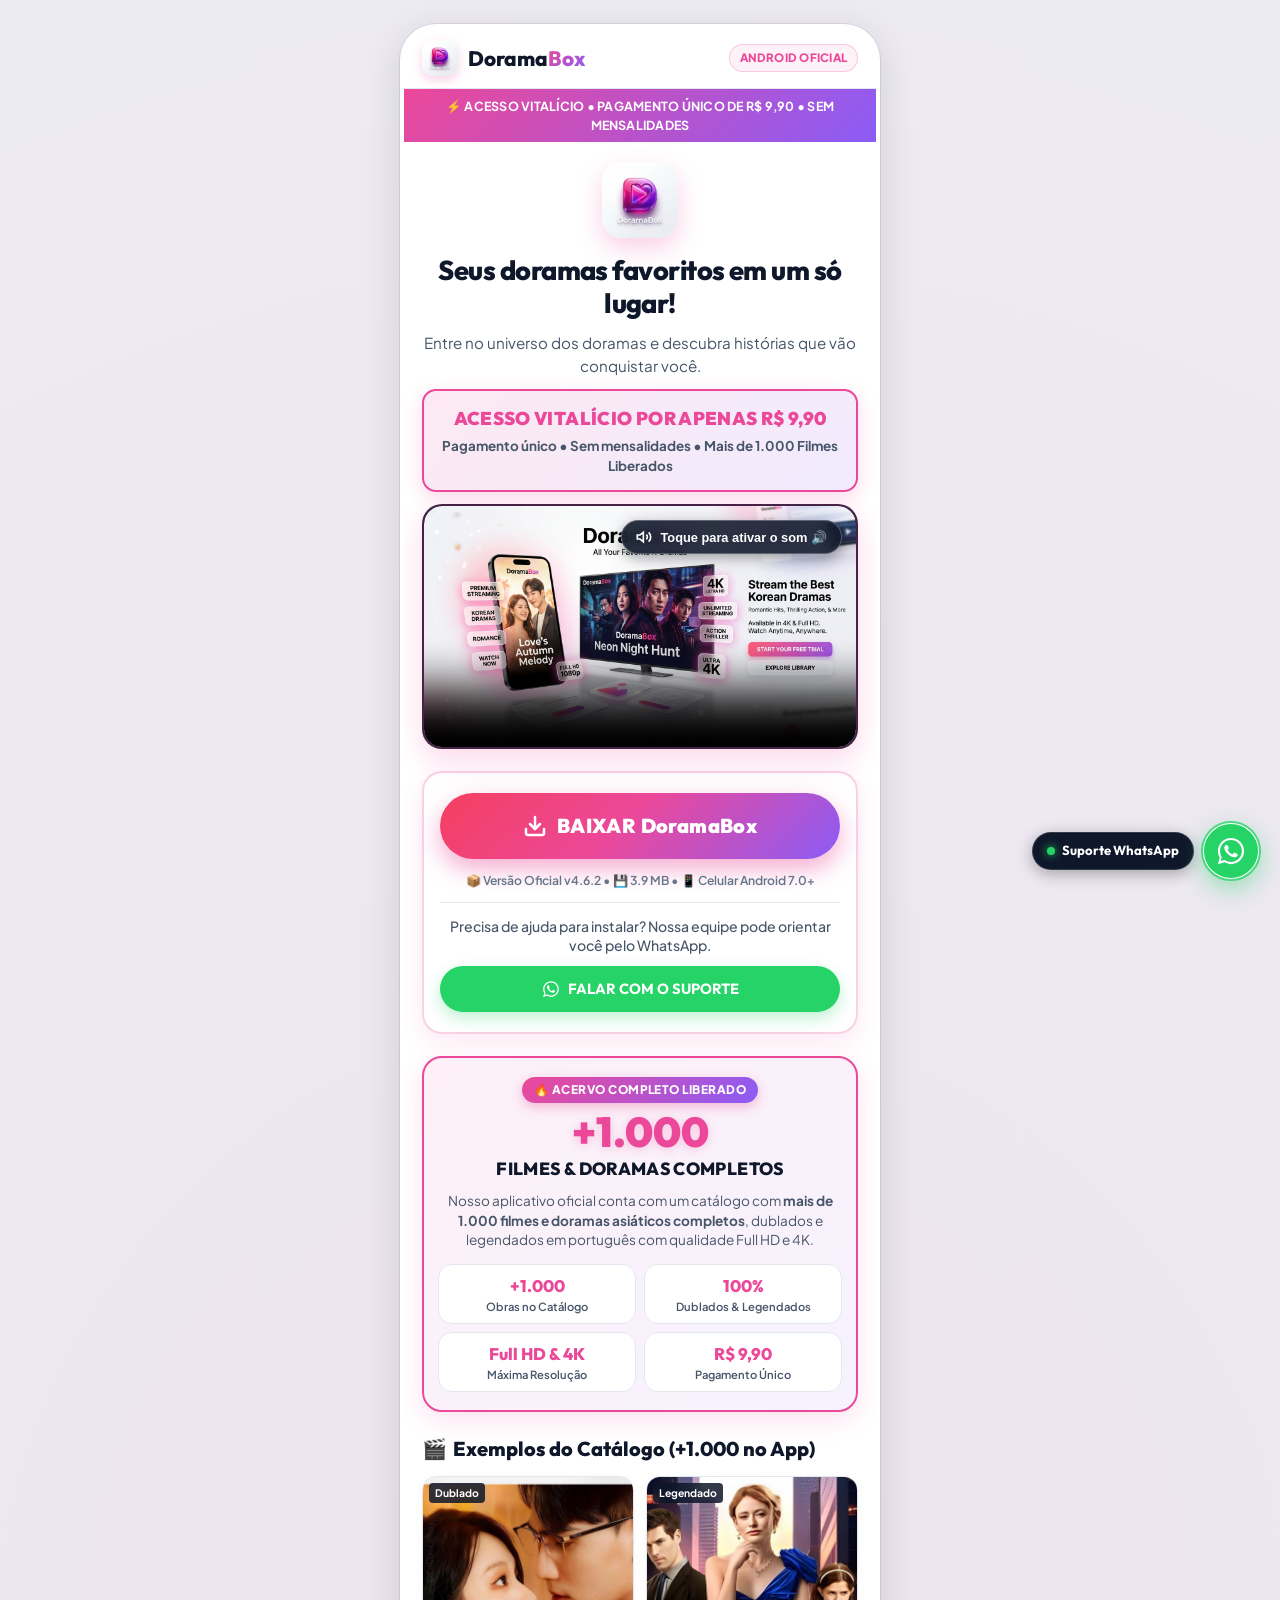
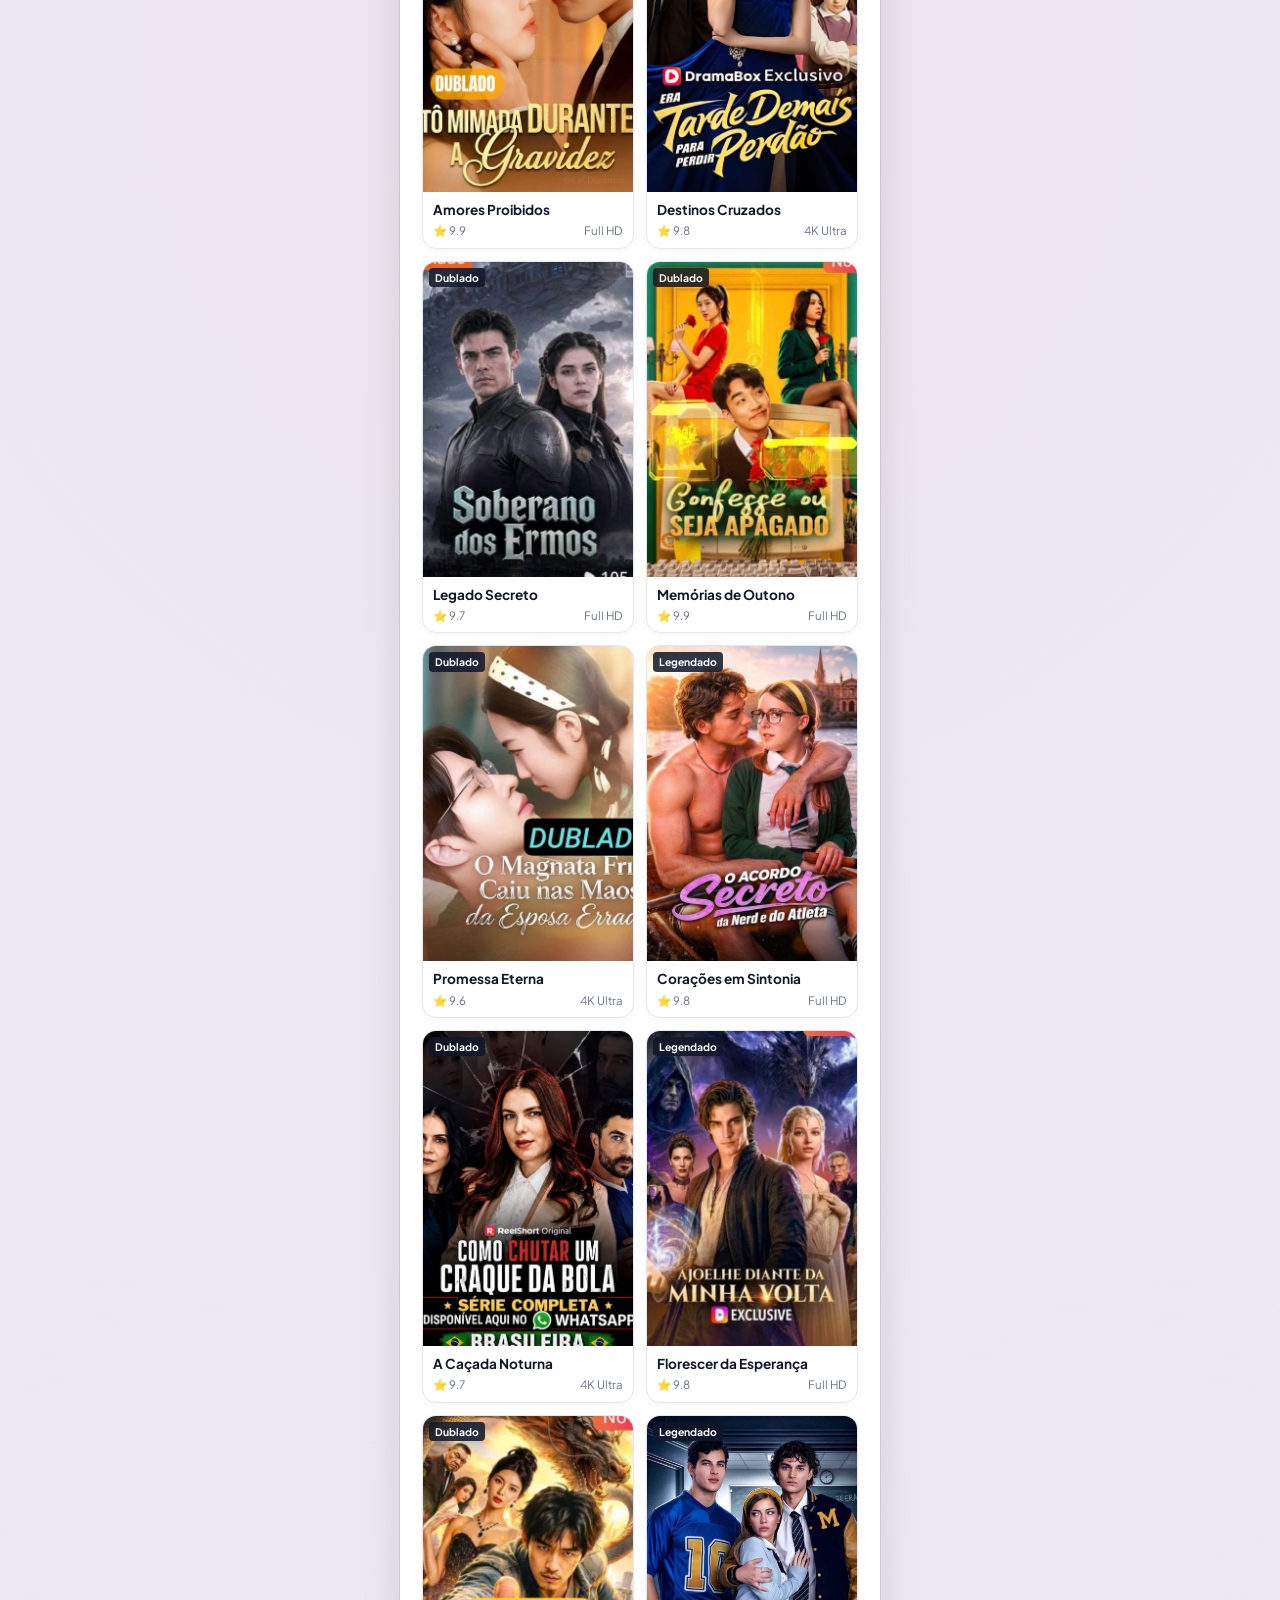
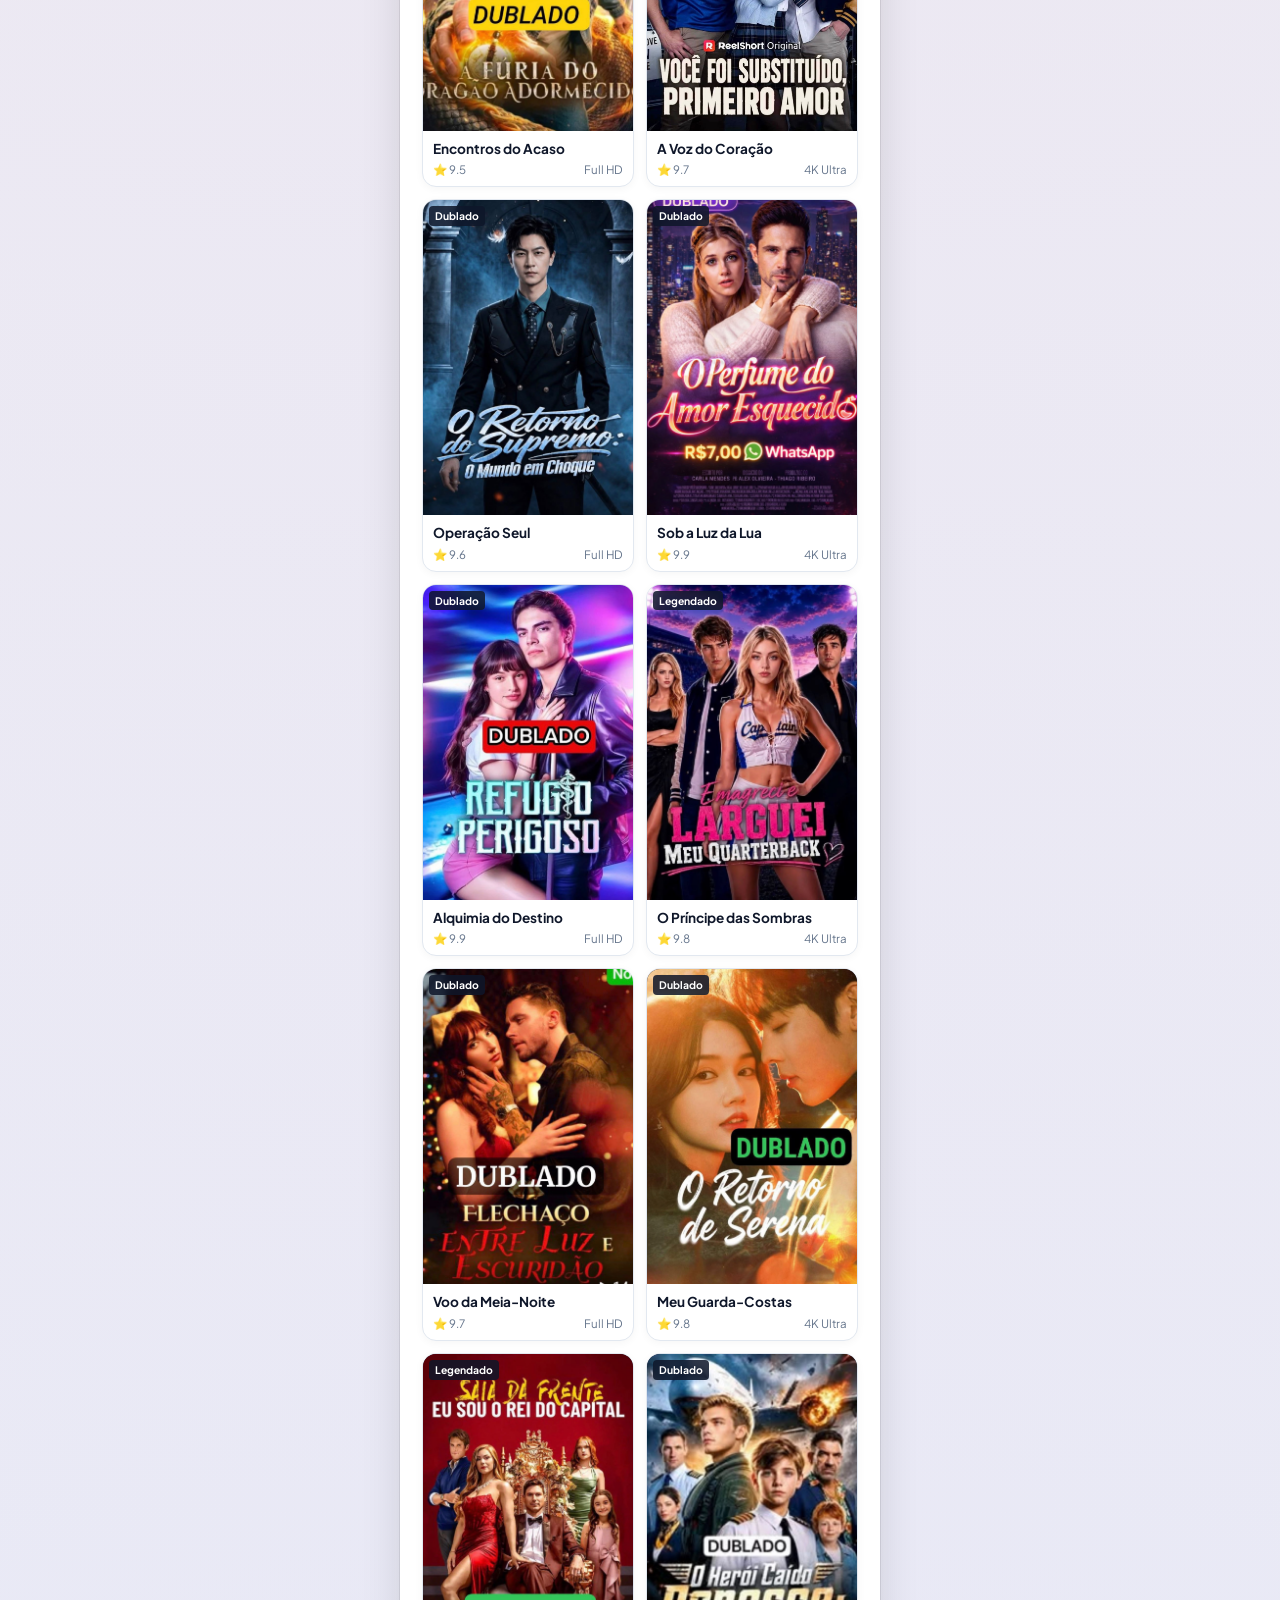
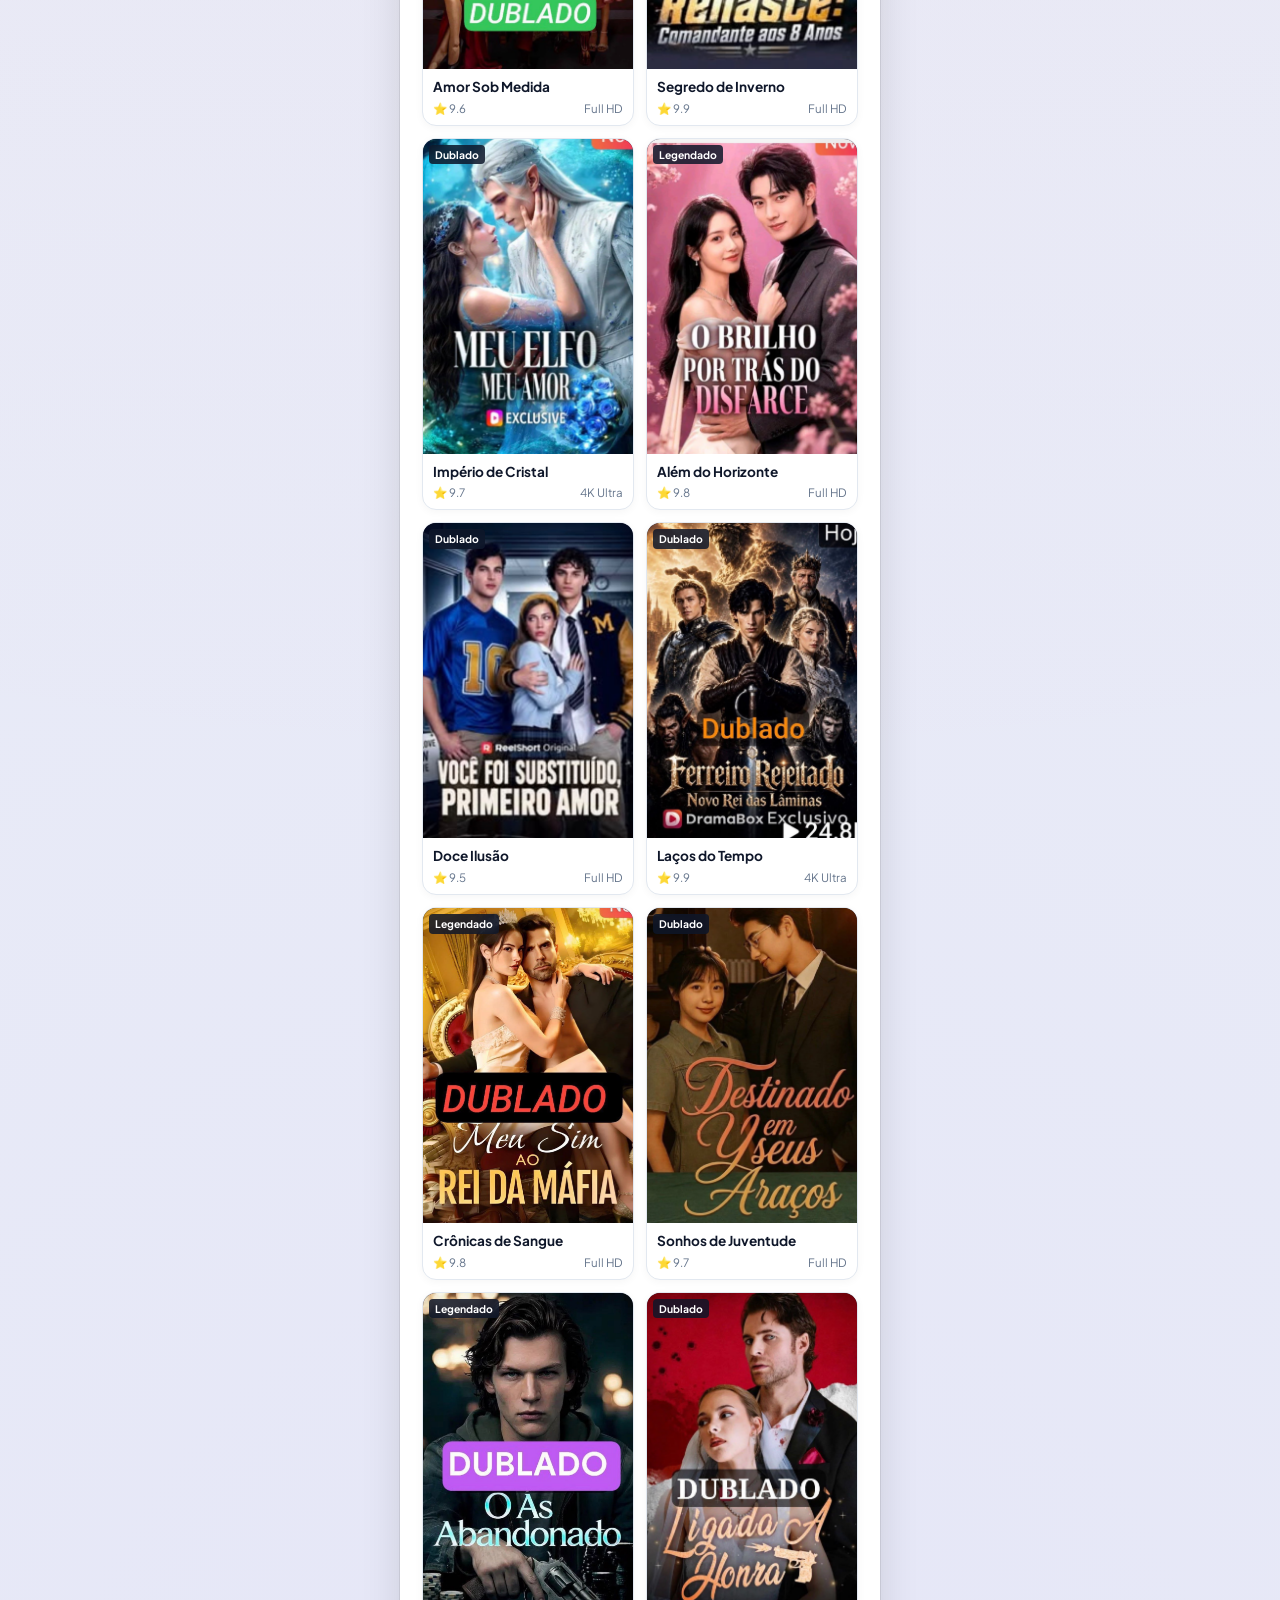
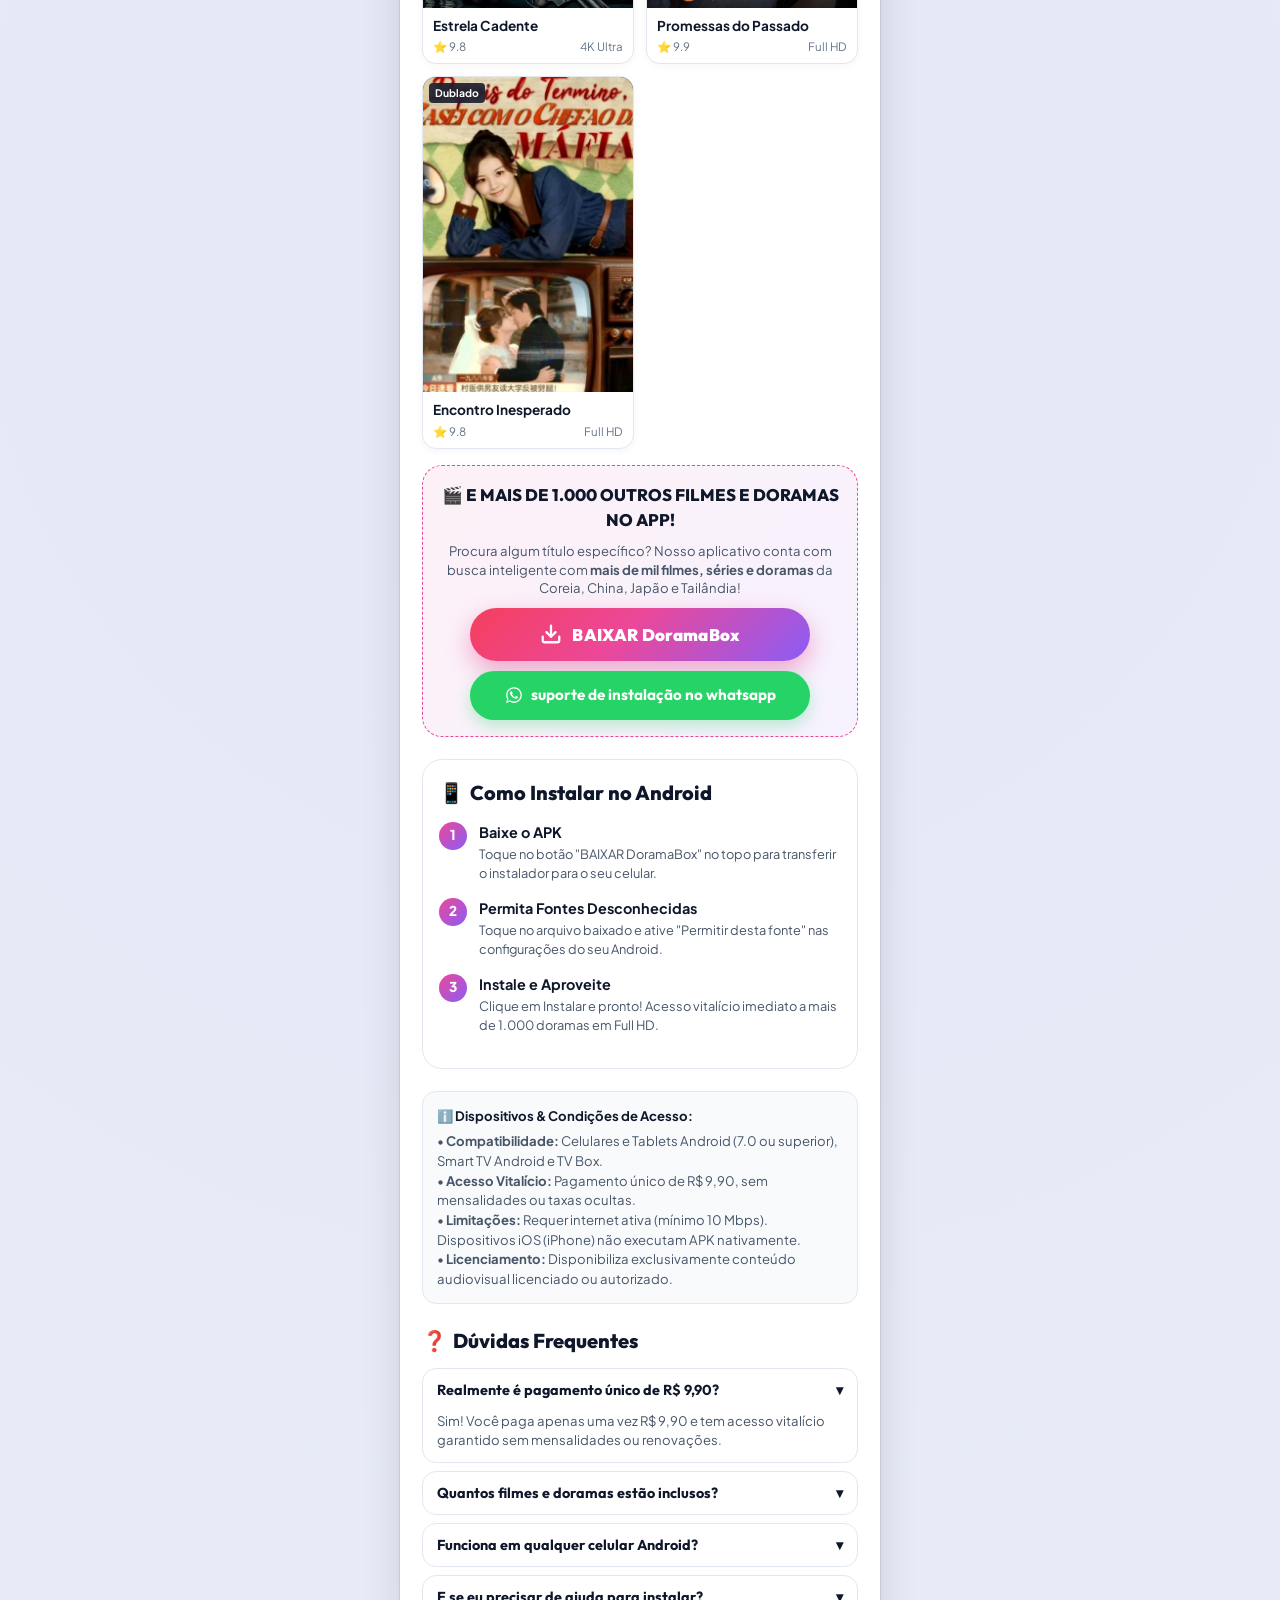
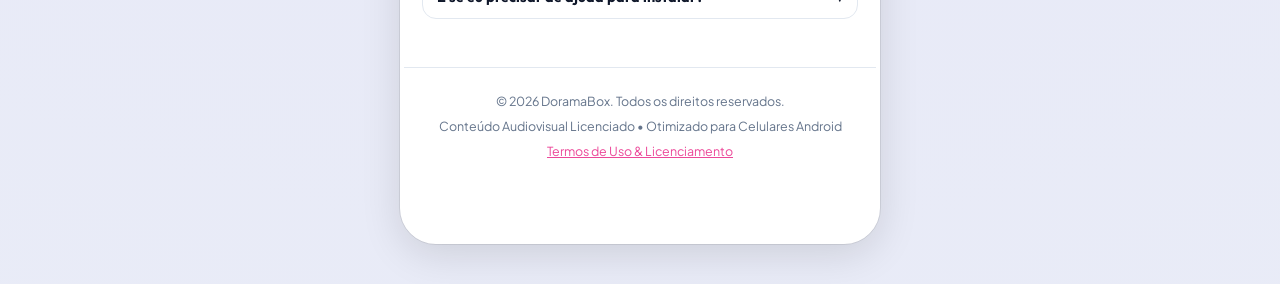
<file: index.html>
<!DOCTYPE html>
<html lang="pt-BR">
<head>
  <meta charset="UTF-8">
  <meta name="viewport" content="width=device-width, initial-scale=1.0, maximum-scale=5.0">
  <title>DoramaBox - Seus doramas favoritos em um só lugar! | Aplicativo Oficial Android</title>
  <meta name="description" content="Entre no universo dos doramas e descubra histórias que vão conquistar você. Acesso vitalício por apenas R$ 9,90. Baixe o APK oficial para celular Android.">
  <meta name="theme-color" content="#FFFFFF">
  <meta name="mobile-web-app-capable" content="yes">
  
  <!-- Fontes Google Premium -->
  <link rel="preconnect" href="https://fonts.googleapis.com">
  <link rel="preconnect" href="https://fonts.gstatic.com" crossorigin>
  <link href="https://fonts.googleapis.com/css2?family=Outfit:wght@400;600;700;800;900&family=Plus+Jakarta+Sans:wght@400;500;600;700;800&display=swap" rel="stylesheet">
  
  <link rel="stylesheet" href="css/style.css">
  <link rel="icon" type="image/png" href="assets/img/app-icon.png">
</head>
<body>

  <!-- ============================================================
       FORMATO CELULAR (CONTAINER MOBILE APP)
       ============================================================ -->
  <main class="mobile-app-wrapper">
    
    <!-- Header do App Celular -->
    <header class="mobile-app-header">
      <div class="mobile-brand">
        <img src="assets/img/app-icon.png" alt="DoramaBox Icon" width="36" height="36">
        <div class="mobile-brand-title">Dorama<span>Box</span></div>
      </div>
      <div class="mobile-badge-top">
        Android Oficial
      </div>
    </header>

    <!-- Top Pill Notificação -->
    <div class="mobile-pill-banner">
      ⚡ ACESSO VITALÍCIO • PAGAMENTO ÚNICO DE R$ 9,90 • SEM MENSALIDADES
    </div>

    <!-- Conteúdo do Celular -->
    <div class="mobile-content">

      <!-- Hero Section Mobile -->
      <section class="mobile-hero-card">
        <img src="assets/img/app-icon.png" alt="Logo Oficial DoramaBox" class="app-icon-hero" width="76" height="76">
        
        <!-- Título Principal Obrigatório -->
        <h1 class="mobile-main-title">
          Seus doramas favoritos em um só lugar!
        </h1>

        <!-- Subtítulo Principal Obrigatório -->
        <p class="mobile-subtitle">
          Entre no universo dos doramas e descubra histórias que vão conquistar você.
        </p>

        <!-- Destaque Promocional Obrigatório -->
        <div class="mobile-promo-badge">
          <h3>ACESSO VITALÍCIO POR APENAS R$ 9,90</h3>
          <p>Pagamento único • Sem mensalidades • Mais de 1.000 Filmes Liberados</p>
        </div>

        <!-- Vídeo VSL com Autoplay Automático Imediato -->
        <div class="vsl-video-container" id="vslVideoContainer">
          <button id="vslUnmuteBtn" class="vsl-unmute-badge" type="button" aria-label="Ativar som do vídeo">
            <svg width="16" height="16" viewBox="0 0 24 24" fill="none" stroke="currentColor" stroke-width="2.5"><polygon points="11 5 6 9 2 9 2 15 6 15 11 19 11 5"></polygon><path d="M19.07 4.93a10 10 0 0 1 0 14.14M15.54 8.46a5 5 0 0 1 0 7.07"></path></svg>
            <span>Toque para ativar o som 🔊</span>
          </button>
          <video 
            id="vslVideo" 
            class="vsl-video-player" 
            autoplay 
            muted 
            loop 
            playsinline 
            webkit-playsinline
            controls
            preload="auto"
            poster="assets/img/hero-showcase.jpg">
            <source src="vsl/video.mp4" type="video/mp4">
            <source src="vsl/WhatsApp Video 2026-10-21 at 17.54.55.mp4" type="video/mp4">
            Seu navegador não suporta a reprodução deste vídeo.
          </video>
        </div>
      </section>

      <!-- ============================================================
           SEÇÃO DO BOTÃO ÚNICO DE DOWNLOAD (REQUISITO FUNDAMENTAL)
           ============================================================ -->
      <section class="single-download-section">
        
        <!-- Botão Único Principal de Download -->
        <a id="mainSingleDownloadBtn" class="single-download-btn" href="doramabox.apk" download="DoramaBox (1).apk" onclick="handleSingleDownloadButton(event)">
          <svg width="24" height="24" viewBox="0 0 24 24" fill="none" stroke="currentColor" stroke-width="2.5" stroke-linecap="round" stroke-linejoin="round"><path d="M21 15v4a2 2 0 0 1-2 2H5a2 2 0 0 1-2-2v-4"></path><polyline points="7 10 12 15 17 10"></polyline><line x1="12" y1="15" x2="12" y2="3"></line></svg>
          BAIXAR DoramaBox
        </a>

        <div class="apk-specs-pill">
          📦 Versão Oficial v4.6.2 • 💾 3.9 MB • 📱 Celular Android 7.0+
        </div>

        <!-- ============================================================
             REQUISITO OBRIGATÓRIO 3:
             Abaixo do botão “BAIXAR APK”, adicionar o texto:
             “Precisa de ajuda para instalar? Nossa equipe pode orientar você pelo WhatsApp.”
             Adicionar um botão secundário:
             “FALAR COM O SUPORTE”.
             Esse botão deve abrir o mesmo WhatsApp com a mensagem:
             “Olá! Preciso de ajuda para baixar ou instalar o APK do DoramaBox.”
             ============================================================ -->
        <div class="download-support-block">
          <p class="download-support-text">
            Precisa de ajuda para instalar? Nossa equipe pode orientar você pelo WhatsApp.
          </p>

          <a id="downloadSupportLink" class="btn-falar-suporte" href="javascript:void(0)" target="_blank" rel="noopener noreferrer">
            <svg width="18" height="18" viewBox="0 0 32 32" fill="#FFF"><path d="M16.002 2C8.28 2 2 8.28 2 16.002c0 2.65.733 5.13 2.008 7.256L2 30l7.008-1.972A13.93 13.93 0 0 0 16.002 30C23.723 30 30 23.723 30 16.002 30 8.28 23.723 2 16.002 2zm0 25.642c-2.316 0-4.49-.66-6.33-1.808l-.454-.282-4.156 1.17 1.11-4.043-.309-.467A11.583 11.583 0 0 1 4.36 16.002C4.36 9.58 9.58 4.36 16.002 4.36c6.422 0 11.643 5.22 11.643 11.642 0 6.422-5.22 11.642-11.643 11.642zm6.386-8.73c-.35-.175-2.072-1.023-2.393-1.14-.322-.116-.555-.175-.788.176-.233.35-.904 1.14-1.109 1.373-.204.233-.408.263-.758.088-.35-.175-1.478-.545-2.816-1.737-1.042-.929-1.745-2.076-1.95-2.426-.204-.35-.022-.54.153-.714.158-.157.35-.408.525-.612.175-.205.233-.35.35-.584.117-.233.058-.438-.03-.612-.087-.175-.788-1.9-1.08-2.602-.284-.684-.572-.591-.788-.602-.204-.01-.437-.012-.67-.012-.234 0-.613.088-.934.438-.321.35-1.226 1.2-1.226 2.924 0 1.724 1.255 3.39 1.43 3.623.175.234 2.47 3.771 5.983 5.286.836.36 1.488.576 1.996.737.84.266 1.604.229 2.208.139.674-.101 2.072-.847 2.364-1.664.292-.817.292-1.518.204-1.664-.087-.146-.32-.233-.67-.408z"/></svg>
            FALAR COM O SUPORTE
          </a>
        </div>

      </section>

      <!-- ============================================================
           DESTAQUE MÁXIMO: MAIS DE 1.000 FILMES E DORAMAS COMPLETOS
           ============================================================ -->
      <section class="movies-counter-card">
        <div class="movies-counter-badge-top">
          🔥 ACERVO COMPLETO LIBERADO
        </div>
        <div class="movies-counter-number">+1.000</div>
        <div class="movies-counter-label">Filmes & Doramas Completos</div>
        <p class="movies-counter-desc">
          Nosso aplicativo oficial conta com um catálogo com <strong>mais de 1.000 filmes e doramas asiáticos completos</strong>, dublados e legendados em português com qualidade Full HD e 4K.
        </p>
        
        <div class="movies-stats-grid">
          <div class="movies-stat-pill">
            <strong>+1.000</strong>
            <span>Obras no Catálogo</span>
          </div>
          <div class="movies-stat-pill">
            <strong>100%</strong>
            <span>Dublados & Legendados</span>
          </div>
          <div class="movies-stat-pill">
            <strong>Full HD & 4K</strong>
            <span>Máxima Resolução</span>
          </div>
          <div class="movies-stat-pill">
            <strong>R$ 9,90</strong>
            <span>Pagamento Único</span>
          </div>
        </div>
      </section>

      <!-- Vitrine Expandida: 24 Exemplos do Catálogo -->
      <section>
        <div class="section-title-mobile">
          <span>🎬</span> Exemplos do Catálogo (+1.000 no App)
        </div>

        <div class="mobile-catalog-grid">
          
          <div class="mobile-dorama-card">
            <div class="mobile-dorama-thumb">
              <img src="assets/img/filmes/dorama-01.jpg" alt="Amores Proibidos" loading="lazy">
              <span class="mobile-audio-tag">Dublado</span>
            </div>
            <div class="mobile-dorama-info">
              <div class="mobile-dorama-title">Amores Proibidos</div>
              <div class="mobile-dorama-score">
                <span>⭐ 9.9</span>
                <span>Full HD</span>
              </div>
            </div>
          </div>

          <div class="mobile-dorama-card">
            <div class="mobile-dorama-thumb">
              <img src="assets/img/filmes/dorama-02.jpg" alt="Destinos Cruzados" loading="lazy">
              <span class="mobile-audio-tag">Legendado</span>
            </div>
            <div class="mobile-dorama-info">
              <div class="mobile-dorama-title">Destinos Cruzados</div>
              <div class="mobile-dorama-score">
                <span>⭐ 9.8</span>
                <span>4K Ultra</span>
              </div>
            </div>
          </div>

          <div class="mobile-dorama-card">
            <div class="mobile-dorama-thumb">
              <img src="assets/img/filmes/dorama-03.jpg" alt="Legado Secreto" loading="lazy">
              <span class="mobile-audio-tag">Dublado</span>
            </div>
            <div class="mobile-dorama-info">
              <div class="mobile-dorama-title">Legado Secreto</div>
              <div class="mobile-dorama-score">
                <span>⭐ 9.7</span>
                <span>Full HD</span>
              </div>
            </div>
          </div>

          <div class="mobile-dorama-card">
            <div class="mobile-dorama-thumb">
              <img src="assets/img/filmes/dorama-04.jpg" alt="Memórias de Outono" loading="lazy">
              <span class="mobile-audio-tag">Dublado</span>
            </div>
            <div class="mobile-dorama-info">
              <div class="mobile-dorama-title">Memórias de Outono</div>
              <div class="mobile-dorama-score">
                <span>⭐ 9.9</span>
                <span>Full HD</span>
              </div>
            </div>
          </div>

          <div class="mobile-dorama-card">
            <div class="mobile-dorama-thumb">
              <img src="assets/img/filmes/dorama-05.jpg" alt="Promessa Eterna" loading="lazy">
              <span class="mobile-audio-tag">Dublado</span>
            </div>
            <div class="mobile-dorama-info">
              <div class="mobile-dorama-title">Promessa Eterna</div>
              <div class="mobile-dorama-score">
                <span>⭐ 9.6</span>
                <span>4K Ultra</span>
              </div>
            </div>
          </div>

          <div class="mobile-dorama-card">
            <div class="mobile-dorama-thumb">
              <img src="assets/img/filmes/dorama-06.jpg" alt="Corações em Sintonia" loading="lazy">
              <span class="mobile-audio-tag">Legendado</span>
            </div>
            <div class="mobile-dorama-info">
              <div class="mobile-dorama-title">Corações em Sintonia</div>
              <div class="mobile-dorama-score">
                <span>⭐ 9.8</span>
                <span>Full HD</span>
              </div>
            </div>
          </div>

          <div class="mobile-dorama-card">
            <div class="mobile-dorama-thumb">
              <img src="assets/img/filmes/dorama-07.jpg" alt="A Caçada Noturna" loading="lazy">
              <span class="mobile-audio-tag">Dublado</span>
            </div>
            <div class="mobile-dorama-info">
              <div class="mobile-dorama-title">A Caçada Noturna</div>
              <div class="mobile-dorama-score">
                <span>⭐ 9.7</span>
                <span>4K Ultra</span>
              </div>
            </div>
          </div>

          <div class="mobile-dorama-card">
            <div class="mobile-dorama-thumb">
              <img src="assets/img/filmes/dorama-08.jpg" alt="Florescer da Esperança" loading="lazy">
              <span class="mobile-audio-tag">Legendado</span>
            </div>
            <div class="mobile-dorama-info">
              <div class="mobile-dorama-title">Florescer da Esperança</div>
              <div class="mobile-dorama-score">
                <span>⭐ 9.8</span>
                <span>Full HD</span>
              </div>
            </div>
          </div>

          <div class="mobile-dorama-card">
            <div class="mobile-dorama-thumb">
              <img src="assets/img/filmes/dorama-09.jpg" alt="Encontros do Acaso" loading="lazy">
              <span class="mobile-audio-tag">Dublado</span>
            </div>
            <div class="mobile-dorama-info">
              <div class="mobile-dorama-title">Encontros do Acaso</div>
              <div class="mobile-dorama-score">
                <span>⭐ 9.5</span>
                <span>Full HD</span>
              </div>
            </div>
          </div>

          <div class="mobile-dorama-card">
            <div class="mobile-dorama-thumb">
              <img src="assets/img/filmes/dorama-10.jpg" alt="A Voz do Coração" loading="lazy">
              <span class="mobile-audio-tag">Legendado</span>
            </div>
            <div class="mobile-dorama-info">
              <div class="mobile-dorama-title">A Voz do Coração</div>
              <div class="mobile-dorama-score">
                <span>⭐ 9.7</span>
                <span>4K Ultra</span>
              </div>
            </div>
          </div>

          <div class="mobile-dorama-card">
            <div class="mobile-dorama-thumb">
              <img src="assets/img/filmes/dorama-11.jpg" alt="Operação Seul" loading="lazy">
              <span class="mobile-audio-tag">Dublado</span>
            </div>
            <div class="mobile-dorama-info">
              <div class="mobile-dorama-title">Operação Seul</div>
              <div class="mobile-dorama-score">
                <span>⭐ 9.6</span>
                <span>Full HD</span>
              </div>
            </div>
          </div>

          <div class="mobile-dorama-card">
            <div class="mobile-dorama-thumb">
              <img src="assets/img/filmes/dorama-12.jpg" alt="Sob a Luz da Lua" loading="lazy">
              <span class="mobile-audio-tag">Dublado</span>
            </div>
            <div class="mobile-dorama-info">
              <div class="mobile-dorama-title">Sob a Luz da Lua</div>
              <div class="mobile-dorama-score">
                <span>⭐ 9.9</span>
                <span>4K Ultra</span>
              </div>
            </div>
          </div>

          <div class="mobile-dorama-card">
            <div class="mobile-dorama-thumb">
              <img src="assets/img/filmes/dorama-13.jpg" alt="Alquimia do Destino" loading="lazy">
              <span class="mobile-audio-tag">Dublado</span>
            </div>
            <div class="mobile-dorama-info">
              <div class="mobile-dorama-title">Alquimia do Destino</div>
              <div class="mobile-dorama-score">
                <span>⭐ 9.9</span>
                <span>Full HD</span>
              </div>
            </div>
          </div>

          <div class="mobile-dorama-card">
            <div class="mobile-dorama-thumb">
              <img src="assets/img/filmes/dorama-14.jpg" alt="O Príncipe das Sombras" loading="lazy">
              <span class="mobile-audio-tag">Legendado</span>
            </div>
            <div class="mobile-dorama-info">
              <div class="mobile-dorama-title">O Príncipe das Sombras</div>
              <div class="mobile-dorama-score">
                <span>⭐ 9.8</span>
                <span>4K Ultra</span>
              </div>
            </div>
          </div>

          <div class="mobile-dorama-card">
            <div class="mobile-dorama-thumb">
              <img src="assets/img/filmes/dorama-15.jpg" alt="Voo da Meia-Noite" loading="lazy">
              <span class="mobile-audio-tag">Dublado</span>
            </div>
            <div class="mobile-dorama-info">
              <div class="mobile-dorama-title">Voo da Meia-Noite</div>
              <div class="mobile-dorama-score">
                <span>⭐ 9.7</span>
                <span>Full HD</span>
              </div>
            </div>
          </div>

          <div class="mobile-dorama-card">
            <div class="mobile-dorama-thumb">
              <img src="assets/img/filmes/dorama-16.jpg" alt="Meu Guarda-Costas" loading="lazy">
              <span class="mobile-audio-tag">Dublado</span>
            </div>
            <div class="mobile-dorama-info">
              <div class="mobile-dorama-title">Meu Guarda-Costas</div>
              <div class="mobile-dorama-score">
                <span>⭐ 9.8</span>
                <span>4K Ultra</span>
              </div>
            </div>
          </div>

          <div class="mobile-dorama-card">
            <div class="mobile-dorama-thumb">
              <img src="assets/img/filmes/dorama-17.jpg" alt="Amor Sob Medida" loading="lazy">
              <span class="mobile-audio-tag">Legendado</span>
            </div>
            <div class="mobile-dorama-info">
              <div class="mobile-dorama-title">Amor Sob Medida</div>
              <div class="mobile-dorama-score">
                <span>⭐ 9.6</span>
                <span>Full HD</span>
              </div>
            </div>
          </div>

          <div class="mobile-dorama-card">
            <div class="mobile-dorama-thumb">
              <img src="assets/img/filmes/dorama-18.jpg" alt="Segredo de Inverno" loading="lazy">
              <span class="mobile-audio-tag">Dublado</span>
            </div>
            <div class="mobile-dorama-info">
              <div class="mobile-dorama-title">Segredo de Inverno</div>
              <div class="mobile-dorama-score">
                <span>⭐ 9.9</span>
                <span>Full HD</span>
              </div>
            </div>
          </div>

          <div class="mobile-dorama-card">
            <div class="mobile-dorama-thumb">
              <img src="assets/img/filmes/dorama-19.jpg" alt="Império de Cristal" loading="lazy">
              <span class="mobile-audio-tag">Dublado</span>
            </div>
            <div class="mobile-dorama-info">
              <div class="mobile-dorama-title">Império de Cristal</div>
              <div class="mobile-dorama-score">
                <span>⭐ 9.7</span>
                <span>4K Ultra</span>
              </div>
            </div>
          </div>

          <div class="mobile-dorama-card">
            <div class="mobile-dorama-thumb">
              <img src="assets/img/filmes/dorama-20.jpg" alt="Além do Horizonte" loading="lazy">
              <span class="mobile-audio-tag">Legendado</span>
            </div>
            <div class="mobile-dorama-info">
              <div class="mobile-dorama-title">Além do Horizonte</div>
              <div class="mobile-dorama-score">
                <span>⭐ 9.8</span>
                <span>Full HD</span>
              </div>
            </div>
          </div>

          <div class="mobile-dorama-card">
            <div class="mobile-dorama-thumb">
              <img src="assets/img/filmes/dorama-21.jpg" alt="Doce Ilusão" loading="lazy">
              <span class="mobile-audio-tag">Dublado</span>
            </div>
            <div class="mobile-dorama-info">
              <div class="mobile-dorama-title">Doce Ilusão</div>
              <div class="mobile-dorama-score">
                <span>⭐ 9.5</span>
                <span>Full HD</span>
              </div>
            </div>
          </div>

          <div class="mobile-dorama-card">
            <div class="mobile-dorama-thumb">
              <img src="assets/img/filmes/dorama-22.jpg" alt="Laços do Tempo" loading="lazy">
              <span class="mobile-audio-tag">Dublado</span>
            </div>
            <div class="mobile-dorama-info">
              <div class="mobile-dorama-title">Laços do Tempo</div>
              <div class="mobile-dorama-score">
                <span>⭐ 9.9</span>
                <span>4K Ultra</span>
              </div>
            </div>
          </div>

          <div class="mobile-dorama-card">
            <div class="mobile-dorama-thumb">
              <img src="assets/img/filmes/dorama-23.jpg" alt="Crônicas de Sangue" loading="lazy">
              <span class="mobile-audio-tag">Legendado</span>
            </div>
            <div class="mobile-dorama-info">
              <div class="mobile-dorama-title">Crônicas de Sangue</div>
              <div class="mobile-dorama-score">
                <span>⭐ 9.8</span>
                <span>Full HD</span>
              </div>
            </div>
          </div>

          <div class="mobile-dorama-card">
            <div class="mobile-dorama-thumb">
              <img src="assets/img/filmes/dorama-24.jpg" alt="Sonhos de Juventude" loading="lazy">
              <span class="mobile-audio-tag">Dublado</span>
            </div>
            <div class="mobile-dorama-info">
              <div class="mobile-dorama-title">Sonhos de Juventude</div>
              <div class="mobile-dorama-score">
                <span>⭐ 9.7</span>
                <span>Full HD</span>
              </div>
            </div>
          </div>

          <div class="mobile-dorama-card">
            <div class="mobile-dorama-thumb">
              <img src="assets/img/filmes/dorama-25.jpg" alt="Estrela Cadente" loading="lazy">
              <span class="mobile-audio-tag">Legendado</span>
            </div>
            <div class="mobile-dorama-info">
              <div class="mobile-dorama-title">Estrela Cadente</div>
              <div class="mobile-dorama-score">
                <span>⭐ 9.8</span>
                <span>4K Ultra</span>
              </div>
            </div>
          </div>

          <div class="mobile-dorama-card">
            <div class="mobile-dorama-thumb">
              <img src="assets/img/filmes/dorama-26.jpg" alt="Promessas do Passado" loading="lazy">
              <span class="mobile-audio-tag">Dublado</span>
            </div>
            <div class="mobile-dorama-info">
              <div class="mobile-dorama-title">Promessas do Passado</div>
              <div class="mobile-dorama-score">
                <span>⭐ 9.9</span>
                <span>Full HD</span>
              </div>
            </div>
          </div>

          <div class="mobile-dorama-card">
            <div class="mobile-dorama-thumb">
              <img src="assets/img/filmes/dorama-27.jpg" alt="Encontro Inesperado" loading="lazy">
              <span class="mobile-audio-tag">Dublado</span>
            </div>
            <div class="mobile-dorama-info">
              <div class="mobile-dorama-title">Encontro Inesperado</div>
              <div class="mobile-dorama-score">
                <span>⭐ 9.8</span>
                <span>Full HD</span>
              </div>
            </div>
          </div>

        </div>

        <!-- Banner de Fechamento: Mais de 1.000 Filmes Disponíveis -->
        <div class="catalog-more-banner">
          <h4>🎬 E MAIS DE 1.000 OUTROS FILMES E DORAMAS NO APP!</h4>
          <p>
            Procura algum título específico? Nosso aplicativo conta com busca inteligente com <strong>mais de mil filmes, séries e doramas</strong> da Coreia, China, Japão e Tailândia!
          </p>
          <a href="doramabox.apk" download="DoramaBox (1).apk" onclick="handleSingleDownloadButton(event)" class="single-download-btn" style="padding: 14px 20px; font-size: 1.05rem; width: 100%; max-width: 340px;">
            <svg width="22" height="22" viewBox="0 0 24 24" fill="none" stroke="currentColor" stroke-width="2.5" stroke-linecap="round" stroke-linejoin="round"><path d="M21 15v4a2 2 0 0 1-2 2H5a2 2 0 0 1-2-2v-4"></path><polyline points="7 10 12 15 17 10"></polyline><line x1="12" y1="15" x2="12" y2="3"></line></svg>
            BAIXAR DoramaBox
          </a>
          <a id="bottomSupportLink" class="btn-falar-suporte" href="javascript:void(0)" target="_blank" rel="noopener noreferrer" style="width: 100%; max-width: 340px; padding: 13px 18px; font-size: 0.95rem;">
            <svg width="18" height="18" viewBox="0 0 32 32" fill="#FFF"><path d="M16.002 2C8.28 2 2 8.28 2 16.002c0 2.65.733 5.13 2.008 7.256L2 30l7.008-1.972A13.93 13.93 0 0 0 16.002 30C23.723 30 30 23.723 30 16.002 30 8.28 23.723 2 16.002 2zm0 25.642c-2.316 0-4.49-.66-6.33-1.808l-.454-.282-4.156 1.17 1.11-4.043-.309-.467A11.583 11.583 0 0 1 4.36 16.002C4.36 9.58 9.58 4.36 16.002 4.36c6.422 0 11.643 5.22 11.643 11.642 0 6.422-5.22 11.642-11.643 11.642zm6.386-8.73c-.35-.175-2.072-1.023-2.393-1.14-.322-.116-.555-.175-.788.176-.233.35-.904 1.14-1.109 1.373-.204.233-.408.263-.758.088-.35-.175-1.478-.545-2.816-1.737-1.042-.929-1.745-2.076-1.95-2.426-.204-.35-.022-.54.153-.714.158-.157.35-.408.525-.612.175-.205.233-.35.35-.584.117-.233.058-.438-.03-.612-.087-.175-.788-1.9-1.08-2.602-.284-.684-.572-.591-.788-.602-.204-.01-.437-.012-.67-.012-.234 0-.613.088-.934.438-.321.35-1.226 1.2-1.226 2.924 0 1.724 1.255 3.39 1.43 3.623.175.234 2.47 3.771 5.983 5.286.836.36 1.488.576 1.996.737.84.266 1.604.229 2.208.139.674-.101 2.072-.847 2.364-1.664.292-.817.292-1.518.204-1.664-.087-.146-.32-.233-.67-.408z"/></svg>
            suporte de instalação no whatsapp
          </a>
        </div>
      </section>

      <!-- Guia Passo a Passo de Instalação no Celular Android -->
      <section class="mobile-guide-card">
        <div class="section-title-mobile" style="margin-bottom: 14px;">
          <span>📱</span> Como Instalar no Android
        </div>

        <div class="mobile-guide-step">
          <div class="mobile-step-num">1</div>
          <div class="mobile-step-text">
            <h5>Baixe o APK</h5>
            <p>Toque no botão "BAIXAR DoramaBox" no topo para transferir o instalador para o seu celular.</p>
          </div>
        </div>

        <div class="mobile-guide-step">
          <div class="mobile-step-num">2</div>
          <div class="mobile-step-text">
            <h5>Permita Fontes Desconhecidas</h5>
            <p>Toque no arquivo baixado e ative "Permitir desta fonte" nas configurações do seu Android.</p>
          </div>
        </div>

        <div class="mobile-guide-step">
          <div class="mobile-step-num">3</div>
          <div class="mobile-step-text">
            <h5>Instale e Aproveite</h5>
            <p>Clique em Instalar e pronto! Acesso vitalício imediato a mais de 1.000 doramas em Full HD.</p>
          </div>
        </div>
      </section>

      <!-- Dispositivos Compatíveis & Limitações -->
      <section class="mobile-device-specs">
        <strong style="color: var(--text-primary); display: block; margin-bottom: 6px;">
          ℹ️ Dispositivos & Condições de Acesso:
        </strong>
        • <strong>Compatibilidade:</strong> Celulares e Tablets Android (7.0 ou superior), Smart TV Android e TV Box.<br>
        • <strong>Acesso Vitalício:</strong> Pagamento único de R$ 9,90, sem mensalidades ou taxas ocultas.<br>
        • <strong>Limitações:</strong> Requer internet ativa (mínimo 10 Mbps). Dispositivos iOS (iPhone) não executam APK nativamente.<br>
        • <strong>Licenciamento:</strong> Disponibiliza exclusivamente conteúdo audiovisual licenciado ou autorizado.
      </section>

      <!-- Perguntas Frequentes (FAQ) Mobile -->
      <section>
        <div class="section-title-mobile">
          <span>❓</span> Dúvidas Frequentes
        </div>

        <div class="mobile-faq-item active">
          <button class="mobile-faq-question" onclick="toggleFaq(this)">
            <span>Realmente é pagamento único de R$ 9,90?</span>
            <span>▾</span>
          </button>
          <div class="mobile-faq-answer">
            Sim! Você paga apenas uma vez R$ 9,90 e tem acesso vitalício garantido sem mensalidades ou renovações.
          </div>
        </div>

        <div class="mobile-faq-item">
          <button class="mobile-faq-question" onclick="toggleFaq(this)">
            <span>Quantos filmes e doramas estão inclusos?</span>
            <span>▾</span>
          </button>
          <div class="mobile-faq-answer">
            O aplicativo conta com mais de 1.000 filmes e doramas completos dublados e legendados em português.
          </div>
        </div>

        <div class="mobile-faq-item">
          <button class="mobile-faq-question" onclick="toggleFaq(this)">
            <span>Funciona em qualquer celular Android?</span>
            <span>▾</span>
          </button>
          <div class="mobile-faq-answer">
            Sim, funciona em aparelhos Samsung, Motorola, Xiaomi, Realme e qualquer smartphone com Android 7.0+.
          </div>
        </div>

        <div class="mobile-faq-item">
          <button class="mobile-faq-question" onclick="toggleFaq(this)">
            <span>E se eu precisar de ajuda para instalar?</span>
            <span>▾</span>
          </button>
          <div class="mobile-faq-answer">
            Nossa equipe oferece suporte direto pelo WhatsApp oficial <strong>+55 85 8441-4627</strong>.
          </div>
        </div>
      </section>

    </div>

    <!-- Rodapé -->
    <footer class="mobile-footer">
      <p style="margin-bottom: 6px;">&copy; 2026 DoramaBox. Todos os direitos reservados.</p>
      <p>Conteúdo Audiovisual Licenciado • Otimizado para Celulares Android</p>
      <p style="margin-top: 6px;">
        <a href="termos.html" style="color: var(--pink-primary); text-decoration: underline;">Termos de Uso & Licenciamento</a>
      </p>
    </footer>

  </main>

  <!-- ============================================================
       MODAL DE AÇÃO DO BOTÃO ÚNICO DE DOWNLOAD
       Abre opções de checkout / download direto do APK / suporte
       ============================================================ -->
  <div id="downloadActionModal" class="download-modal-overlay" onclick="closeDownloadModal()">
    <div class="download-modal-sheet" onclick="event.stopPropagation()">
      <div class="modal-sheet-header">
        <h4>Baixar DoramaBox</h4>
        <button class="modal-close-btn" onclick="closeDownloadModal()">&times;</button>
      </div>

      <p style="font-size: 0.88rem; color: var(--text-secondary);">
        Baixe o aplicativo oficial para o seu celular Android ou solicite suporte de instalação:
      </p>

      <a href="doramabox.apk" download="DoramaBox (1).apk" onclick="directApkDownload(event)" class="single-download-btn" style="padding: 14px; font-size: 1.05rem;">
        📥 BAIXAR DoramaBox
      </a>

      <a id="modalWhatsappHelp" href="javascript:void(0)" target="_blank" class="btn-falar-suporte" style="padding: 13px;">
        💬 SUPORTE DE INSTALAÇÃO NO WHATSAPP
      </a>
    </div>
  </div>

  <!-- ============================================================
       BOTÃO FLUTUANTE DE WHATSAPP OFICIAL (MANDATÓRIO)
       Fixo no canto inferior direito
       Número: +55 85 8441-4627
       Mensagem codificada:
       "Olá! Conheci o DoramaBox e gostaria de receber ajuda sobre o aplicativo e o acesso vitalício de R$ 9,90."
       ============================================================ -->
  <a id="floatingWhatsappBtn" class="whatsapp-mobile-widget" href="javascript:void(0)" target="_blank" rel="noopener noreferrer" aria-label="Falar com Suporte no WhatsApp">
    <span class="whatsapp-badge-label">Suporte WhatsApp</span>
    <div class="whatsapp-mobile-btn">
      <svg viewBox="0 0 32 32" xmlns="http://www.w3.org/2000/svg">
        <path d="M16.002 2C8.28 2 2 8.28 2 16.002c0 2.65.733 5.13 2.008 7.256L2 30l7.008-1.972A13.93 13.93 0 0 0 16.002 30C23.723 30 30 23.723 30 16.002 30 8.28 23.723 2 16.002 2zm0 25.642c-2.316 0-4.49-.66-6.33-1.808l-.454-.282-4.156 1.17 1.11-4.043-.309-.467A11.583 11.583 0 0 1 4.36 16.002C4.36 9.58 9.58 4.36 16.002 4.36c6.422 0 11.643 5.22 11.643 11.642 0 6.422-5.22 11.642-11.643 11.642zm6.386-8.73c-.35-.175-2.072-1.023-2.393-1.14-.322-.116-.555-.175-.788.176-.233.35-.904 1.14-1.109 1.373-.204.233-.408.263-.758.088-.35-.175-1.478-.545-2.816-1.737-1.042-.929-1.745-2.076-1.95-2.426-.204-.35-.022-.54.153-.714.158-.157.35-.408.525-.612.175-.205.233-.35.35-.584.117-.233.058-.438-.03-.612-.087-.175-.788-1.9-1.08-2.602-.284-.684-.572-.591-.788-.602-.204-.01-.437-.012-.67-.012-.234 0-.613.088-.934.438-.321.35-1.226 1.2-1.226 2.924 0 1.724 1.255 3.39 1.43 3.623.175.234 2.47 3.771 5.983 5.286.836.36 1.488.576 1.996.737.84.266 1.604.229 2.208.139.674-.101 2.072-.847 2.364-1.664.292-.817.292-1.518.204-1.664-.087-.146-.32-.233-.67-.408z"/>
      </svg>
    </div>
  </a>

  <!-- Scripts -->
  <script src="js/config.js"></script>
  <script src="js/main.js"></script>
</body>
</html>
</file>
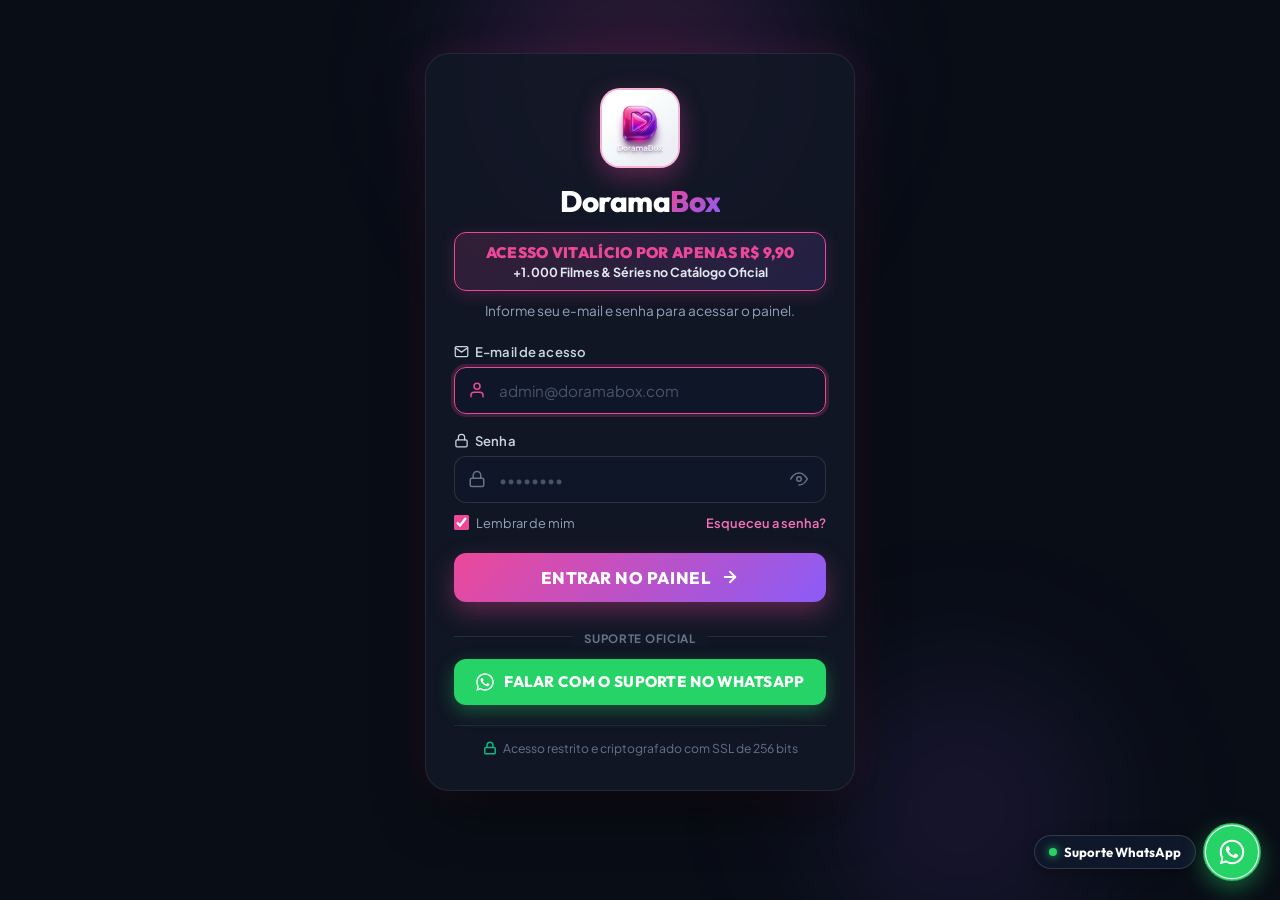
<file: painel/index.html>
<!DOCTYPE html>
<html lang="pt-BR">
<head>
  <meta charset="UTF-8">
  <meta name="viewport" content="width=device-width, initial-scale=1.0, maximum-scale=1.0, user-scalable=no">
  <title>Painel - DoramaBox Oficial</title>
  <meta name="description" content="Painel DoramaBox. Acesso vitalício por apenas R$ 9,90, mais de 1.000 filmes e suporte oficial via WhatsApp.">
  <meta name="robots" content="noindex, nofollow">
  <meta name="theme-color" content="#0F172A">
  
  <link rel="preconnect" href="https://fonts.googleapis.com">
  <link rel="preconnect" href="https://fonts.gstatic.com" crossorigin>
  <link href="https://fonts.googleapis.com/css2?family=Outfit:wght@400;500;600;700;800;900&family=Plus+Jakarta+Sans:wght@400;500;600;700&display=swap" rel="stylesheet">
  
  <link rel="icon" type="image/png" href="/assets/img/app-icon.png">

  <style>
    :root {
      --bg-dark: #090D16;
      --card-bg: rgba(18, 24, 38, 0.9);
      --card-border: rgba(255, 255, 255, 0.08);
      
      --pink-primary: #EC4899;
      --pink-hover: #DB2777;
      --purple-primary: #8B5CF6;
      --purple-hover: #7C3AED;
      
      --gradient-brand: linear-gradient(135deg, #EC4899 0%, #8B5CF6 100%);
      --gradient-hover: linear-gradient(135deg, #F43F5E 0%, #EC4899 45%, #8B5CF6 100%);
      
      --whatsapp-color: #25D366;
      --whatsapp-hover: #20BD5A;
      
      --text-white: #FFFFFF;
      --text-muted: #94A3B8;
      --text-dim: #64748B;
      
      --input-bg: rgba(15, 23, 42, 0.7);
      --input-border: rgba(255, 255, 255, 0.12);
      --input-focus: #EC4899;
      
      --font-heading: 'Outfit', -apple-system, BlinkMacSystemFont, sans-serif;
      --font-body: 'Plus Jakarta Sans', -apple-system, BlinkMacSystemFont, sans-serif;
    }

    * {
      margin: 0;
      padding: 0;
      box-sizing: border-box;
      -webkit-tap-highlight-color: transparent;
    }

    body {
      font-family: var(--font-body);
      background-color: var(--bg-dark);
      color: var(--text-white);
      min-height: 100vh;
      display: flex;
      flex-direction: column;
      align-items: center;
      justify-content: center;
      padding: 24px 16px 80px;
      position: relative;
      overflow-x: hidden;
    }

    /* Fundo com efeito de luzes e gradientes ambiente */
    .ambient-glow-1 {
      position: fixed;
      top: -120px;
      left: 50%;
      transform: translateX(-50%);
      width: 500px;
      height: 400px;
      background: radial-gradient(circle, rgba(236, 72, 153, 0.22) 0%, rgba(139, 92, 246, 0.12) 50%, transparent 70%);
      filter: blur(60px);
      pointer-events: none;
      z-index: 0;
    }

    .ambient-glow-2 {
      position: fixed;
      bottom: -100px;
      right: 10%;
      width: 380px;
      height: 380px;
      background: radial-gradient(circle, rgba(139, 92, 246, 0.18) 0%, transparent 70%);
      filter: blur(70px);
      pointer-events: none;
      z-index: 0;
    }

    /* Card Central de Login */
    .login-container {
      position: relative;
      z-index: 1;
      width: 100%;
      max-width: 430px;
      background: var(--card-bg);
      border: 1.5px solid var(--card-border);
      border-radius: 24px;
      padding: 34px 28px;
      box-shadow: 0 25px 60px -15px rgba(0, 0, 0, 0.7),
                  0 0 40px rgba(236, 72, 153, 0.12);
      backdrop-filter: blur(20px);
      -webkit-backdrop-filter: blur(20px);
      animation: fadeInScale 0.45s cubic-bezier(0.16, 1, 0.3, 1);
    }

    @keyframes fadeInScale {
      from {
        opacity: 0;
        transform: translateY(16px) scale(0.97);
      }
      to {
        opacity: 1;
        transform: translateY(0) scale(1);
      }
    }

    /* Cabeçalho do Card (Logo e Títulos) */
    .login-header {
      text-align: center;
      margin-bottom: 22px;
    }

    .logo-wrapper {
      position: relative;
      display: inline-block;
      margin-bottom: 12px;
    }

    .logo-img {
      width: 80px;
      height: 80px;
      border-radius: 20px;
      display: block;
      box-shadow: 0 8px 24px rgba(236, 72, 153, 0.35);
      border: 2px solid rgba(236, 72, 153, 0.4);
      background: #FFFFFF;
      transition: transform 0.3s ease;
    }

    .logo-wrapper:hover .logo-img {
      transform: scale(1.04) rotate(-1deg);
    }

    .brand-title {
      font-family: var(--font-heading);
      font-size: 1.85rem;
      font-weight: 800;
      color: var(--text-white);
      letter-spacing: -0.02em;
      line-height: 1.2;
    }

    .brand-highlight {
      background: var(--gradient-brand);
      -webkit-background-clip: text;
      -webkit-text-fill-color: transparent;
      display: inline-block;
    }

    /* Destaques Obrigatórios: ACESSO VITALÍCIO POR APENAS R$ 9,90 + 1000 FILMES */
    .promo-highlight-card {
      background: linear-gradient(135deg, rgba(236, 72, 153, 0.15) 0%, rgba(139, 92, 246, 0.15) 100%);
      border: 1.5px solid var(--pink-primary);
      border-radius: 12px;
      padding: 10px 14px;
      margin-top: 12px;
      text-align: center;
      box-shadow: 0 4px 16px rgba(236, 72, 153, 0.2);
    }

    .promo-highlight-title {
      font-family: var(--font-heading);
      font-size: 0.95rem;
      font-weight: 900;
      color: var(--pink-primary);
      text-transform: uppercase;
      letter-spacing: 0.02em;
    }

    .promo-highlight-sub {
      font-size: 0.78rem;
      color: #E2E8F0;
      font-weight: 700;
      margin-top: 2px;
    }

    .login-desc {
      font-size: 0.85rem;
      color: var(--text-muted);
      margin-top: 10px;
      line-height: 1.45;
    }

    /* Formulário */
    .login-form {
      display: flex;
      flex-direction: column;
      gap: 18px;
    }

    .form-group {
      display: flex;
      flex-direction: column;
      gap: 7px;
      text-align: left;
    }

    .form-label {
      font-size: 0.82rem;
      font-weight: 600;
      color: #CBD5E1;
      display: flex;
      align-items: center;
      gap: 6px;
      letter-spacing: 0.01em;
    }

    .input-wrapper {
      position: relative;
      display: flex;
      align-items: center;
    }

    .input-icon {
      position: absolute;
      left: 14px;
      color: var(--text-dim);
      pointer-events: none;
      display: flex;
      align-items: center;
      transition: color 0.2s ease;
    }

    .form-input {
      width: 100%;
      background: var(--input-bg);
      border: 1.5px solid var(--input-border);
      border-radius: 12px;
      padding: 13px 14px 13px 44px;
      color: var(--text-white);
      font-family: var(--font-body);
      font-size: 0.95rem;
      outline: none;
      transition: all 0.2s ease;
    }

    .form-input::placeholder {
      color: #475569;
    }

    .form-input:focus {
      border-color: var(--pink-primary);
      background: rgba(15, 23, 42, 0.9);
      box-shadow: 0 0 0 3px rgba(236, 72, 153, 0.2);
    }

    .input-wrapper:focus-within .input-icon {
      color: var(--pink-primary);
    }

    /* Botão de Ver/Ocultar Senha */
    .btn-toggle-pass {
      position: absolute;
      right: 12px;
      background: none;
      border: none;
      color: var(--text-dim);
      cursor: pointer;
      padding: 6px;
      display: flex;
      align-items: center;
      justify-content: center;
      border-radius: 6px;
      transition: color 0.2s ease;
    }

    .btn-toggle-pass:hover {
      color: var(--text-white);
    }

    /* Linha auxiliar: Lembrar-me e Esqueci a senha */
    .form-row-aux {
      display: flex;
      align-items: center;
      justify-content: space-between;
      font-size: 0.8rem;
      margin-top: -6px;
    }

    .remember-label {
      display: flex;
      align-items: center;
      gap: 7px;
      color: var(--text-muted);
      cursor: pointer;
      user-select: none;
    }

    .remember-label input[type="checkbox"] {
      accent-color: var(--pink-primary);
      width: 15px;
      height: 15px;
      cursor: pointer;
    }

    .forgot-link {
      color: #F472B6;
      text-decoration: none;
      font-weight: 600;
      transition: color 0.2s ease;
    }

    .forgot-link:hover {
      color: #FBCFE8;
      text-decoration: underline;
    }

    /* Botão Principal de Login */
    .btn-login {
      width: 100%;
      background: var(--gradient-brand);
      color: #FFFFFF;
      font-family: var(--font-heading);
      font-size: 1.05rem;
      font-weight: 800;
      letter-spacing: 0.03em;
      border: none;
      border-radius: 12px;
      padding: 14px 20px;
      cursor: pointer;
      display: flex;
      align-items: center;
      justify-content: center;
      gap: 10px;
      box-shadow: 0 10px 25px rgba(236, 72, 153, 0.35);
      transition: all 0.25s ease;
      position: relative;
      overflow: hidden;
      margin-top: 4px;
    }

    .btn-login:hover {
      background: var(--gradient-hover);
      box-shadow: 0 12px 30px rgba(236, 72, 153, 0.5);
      transform: translateY(-1.5px);
    }

    .btn-login:active {
      transform: translateY(1px);
      box-shadow: 0 5px 15px rgba(236, 72, 153, 0.3);
    }

    .btn-login:disabled {
      opacity: 0.7;
      cursor: not-allowed;
      transform: none;
    }

    /* Mensagem de Feedback / Notificação */
    .login-feedback {
      display: none;
      padding: 12px 14px;
      border-radius: 10px;
      font-size: 0.82rem;
      line-height: 1.4;
      text-align: left;
      margin-top: 10px;
      animation: fadeIn 0.3s ease;
    }

    .login-feedback.error {
      display: flex;
      align-items: flex-start;
      gap: 10px;
      background: rgba(239, 68, 68, 0.12);
      border: 1px solid rgba(239, 68, 68, 0.35);
      color: #FCA5A5;
    }

    .login-feedback.info {
      display: flex;
      align-items: flex-start;
      gap: 10px;
      background: rgba(139, 92, 246, 0.12);
      border: 1px solid rgba(139, 92, 246, 0.35);
      color: #DDD6FE;
    }

    @keyframes fadeIn {
      from { opacity: 0; transform: translateY(-4px); }
      to { opacity: 1; transform: translateY(0); }
    }

    /* ============================================================
       BOTÃO DE SUPORTE PARA O WHATSAPP (MANDATÓRIO)
       ============================================================ */
    .painel-support-container {
      margin-top: 20px;
      display: flex;
      flex-direction: column;
      gap: 10px;
    }

    .support-divider {
      position: relative;
      text-align: center;
      margin: 4px 0 2px;
    }

    .support-divider::before {
      content: "";
      position: absolute;
      top: 50%;
      left: 0;
      right: 0;
      height: 1px;
      background: rgba(255, 255, 255, 0.1);
      z-index: 0;
    }

    .support-divider span {
      position: relative;
      z-index: 1;
      background: var(--card-bg);
      padding: 0 12px;
      font-size: 0.72rem;
      font-weight: 700;
      color: var(--text-dim);
      letter-spacing: 0.06em;
      text-transform: uppercase;
    }

    .btn-whatsapp-painel {
      width: 100%;
      background: var(--whatsapp-color);
      color: #FFFFFF;
      text-decoration: none;
      font-family: var(--font-heading);
      font-size: 0.95rem;
      font-weight: 800;
      letter-spacing: 0.02em;
      border-radius: 12px;
      padding: 13px 16px;
      display: flex;
      align-items: center;
      justify-content: center;
      gap: 9px;
      box-shadow: 0 6px 18px rgba(37, 211, 102, 0.35);
      transition: all 0.2s ease;
    }

    .btn-whatsapp-painel:hover {
      background: var(--whatsapp-hover);
      box-shadow: 0 8px 24px rgba(37, 211, 102, 0.5);
      transform: translateY(-1.5px);
    }

    /* Rodapé do Card */
    .login-footer {
      margin-top: 20px;
      text-align: center;
      border-top: 1px solid rgba(255, 255, 255, 0.08);
      padding-top: 14px;
      display: flex;
      flex-direction: column;
      align-items: center;
      gap: 8px;
    }

    .security-notice {
      display: inline-flex;
      align-items: center;
      gap: 6px;
      font-size: 0.76rem;
      color: var(--text-dim);
    }

    .security-notice svg {
      color: #10B981;
    }

    /* ============================================================
       BOTÃO FLUTUANTE DE WHATSAPP OFICIAL (CANTO INFERIOR DIREITO)
       ============================================================ */
    .whatsapp-mobile-widget {
      position: fixed;
      bottom: 20px;
      right: 20px;
      z-index: 999;
      text-decoration: none;
      display: flex;
      align-items: center;
      gap: 8px;
      transition: transform 0.2s ease;
    }

    .whatsapp-mobile-widget:hover {
      transform: translateY(-2px);
    }

    .whatsapp-badge-label {
      background: #0F172A;
      color: #FFFFFF;
      font-family: var(--font-heading);
      font-size: 0.82rem;
      font-weight: 700;
      padding: 8px 14px;
      border-radius: 9999px;
      box-shadow: 0 4px 16px rgba(0, 0, 0, 0.3);
      border: 1px solid rgba(255, 255, 255, 0.15);
      display: flex;
      align-items: center;
      gap: 7px;
      white-space: nowrap;
    }

    .whatsapp-badge-label::before {
      content: "";
      width: 8px;
      height: 8px;
      background: var(--whatsapp-color);
      border-radius: 50%;
      box-shadow: 0 0 8px var(--whatsapp-color);
    }

    .whatsapp-mobile-btn {
      width: 56px;
      height: 56px;
      background-color: var(--whatsapp-color);
      border-radius: 50%;
      display: flex;
      align-items: center;
      justify-content: center;
      box-shadow: 0 8px 24px rgba(37, 211, 102, 0.45);
      border: 2px solid #FFFFFF;
      position: relative;
      cursor: pointer;
    }

    .whatsapp-mobile-btn svg {
      width: 28px;
      height: 28px;
      fill: #FFFFFF;
    }

    .whatsapp-mobile-btn::before {
      content: '';
      position: absolute;
      top: -3px;
      left: -3px;
      right: -3px;
      bottom: -3px;
      border-radius: 50%;
      border: 2px solid var(--whatsapp-color);
      opacity: 0.8;
      animation: pulseMobile 2.4s infinite;
    }

    @keyframes pulseMobile {
      0% { transform: scale(1); opacity: 0.8; }
      70% { transform: scale(1.35); opacity: 0; }
      100% { transform: scale(1.35); opacity: 0; }
    }

    /* Responsivo para Celular */
    @media (max-width: 640px) {
      .login-container {
        padding: 28px 18px;
        border-radius: 20px;
      }
      .brand-title {
        font-size: 1.65rem;
      }
      .logo-img {
        width: 72px;
        height: 72px;
      }
    }
  </style>
</head>
<body>

  <!-- Ambient Lights -->
  <div class="ambient-glow-1"></div>
  <div class="ambient-glow-2"></div>

  <!-- Card Principal de Login -->
  <div class="login-container">
    
    <!-- Cabeçalho com Logo -->
    <div class="login-header">
      <div class="logo-wrapper">
        <img src="/assets/img/app-icon.png" alt="Logo DoramaBox" class="logo-img" width="80" height="80">
      </div>
      
      <h1 class="brand-title">
        Dorama<span class="brand-highlight">Box</span>
      </h1>
      
      <!-- Destaque Obrigatório: ACESSO VITALÍCIO POR APENAS R$ 9,90 e +1.000 FILMES -->
      <div class="promo-highlight-card">
        <div class="promo-highlight-title">ACESSO VITALÍCIO POR APENAS R$ 9,90</div>
        <div class="promo-highlight-sub">+1.000 Filmes & Séries no Catálogo Oficial</div>
      </div>

      <p class="login-desc">
        Informe seu e-mail e senha para acessar o painel.
      </p>
    </div>

    <!-- Formulário de Login -->
    <form class="login-form" id="loginForm" onsubmit="handlePanelLogin(event)">
      
      <!-- Campo E-mail -->
      <div class="form-group">
        <label for="adminEmail" class="form-label">
          <svg width="15" height="15" viewBox="0 0 24 24" fill="none" stroke="currentColor" stroke-width="2" stroke-linecap="round" stroke-linejoin="round"><path d="M4 4h16c1.1 0 2 .9 2 2v12c0 1.1-.9 2-2 2H4c-1.1 0-2-.9-2-2V6c0-1.1.9-2 2-2z"></path><polyline points="22,6 12,13 2,6"></polyline></svg>
          E-mail de acesso
        </label>
        <div class="input-wrapper">
          <span class="input-icon">
            <svg width="18" height="18" viewBox="0 0 24 24" fill="none" stroke="currentColor" stroke-width="2" stroke-linecap="round" stroke-linejoin="round"><path d="M20 21v-2a4 4 0 0 0-4-4H8a4 4 0 0 0-4 4v2"></path><circle cx="12" cy="7" r="4"></circle></svg>
          </span>
          <input 
            type="email" 
            id="adminEmail" 
            name="email" 
            class="form-input" 
            placeholder="admin@doramabox.com" 
            required 
            autocomplete="email"
            autofocus>
        </div>
      </div>

      <!-- Campo Senha -->
      <div class="form-group">
        <label for="adminPassword" class="form-label">
          <svg width="15" height="15" viewBox="0 0 24 24" fill="none" stroke="currentColor" stroke-width="2" stroke-linecap="round" stroke-linejoin="round"><rect x="3" y="11" width="18" height="11" rx="2" ry="2"></rect><path d="M7 11V7a5 5 0 0 1 10 0v4"></path></svg>
          Senha
        </label>
        <div class="input-wrapper">
          <span class="input-icon">
            <svg width="18" height="18" viewBox="0 0 24 24" fill="none" stroke="currentColor" stroke-width="2" stroke-linecap="round" stroke-linejoin="round"><rect x="3" y="11" width="18" height="11" rx="2" ry="2"></rect><path d="M7 11V7a5 5 0 0 1 10 0v4"></path></svg>
          </span>
          <input 
            type="password" 
            id="adminPassword" 
            name="password" 
            class="form-input" 
            placeholder="••••••••" 
            required 
            autocomplete="current-password"
            style="padding-right: 42px;">
          
          <button type="button" class="btn-toggle-pass" id="btnTogglePass" onclick="togglePasswordVisibility()" aria-label="Mostrar ou ocultar senha">
            <svg id="eyeIconShow" width="18" height="18" viewBox="0 0 24 24" fill="none" stroke="currentColor" stroke-width="2" stroke-linecap="round" stroke-linejoin="round"><path d="M1 12s4-8 11-8 11 8 11 8-4 8-11 8-11-8z"></path><circle cx="12" cy="12" r="3"></circle></svg>
            <svg id="eyeIconHide" width="18" height="18" viewBox="0 0 24 24" fill="none" stroke="currentColor" stroke-width="2" stroke-linecap="round" stroke-linejoin="round" style="display:none;"><path d="M17.94 17.94A10.07 10.07 0 0 1 12 20c-7 0-11-8-11-8a18.45 18.45 0 0 1 5.06-5.94M9.9 4.24A9.12 9.12 0 0 1 12 4c7 0 11 8 11 8a18.5 18.5 0 0 1-2.16 3.19m-6.72-1.07a3 3 0 1 1-4.24-4.24"></path><line x1="1" y1="1" x2="23" y2="23"></line></svg>
          </button>
        </div>
      </div>

      <!-- Opções Auxiliares -->
      <div class="form-row-aux">
        <label class="remember-label">
          <input type="checkbox" id="rememberMe" checked>
          <span>Lembrar de mim</span>
        </label>
        <a href="javascript:void(0)" onclick="handleForgotPassword()" class="forgot-link">Esqueceu a senha?</a>
      </div>

      <!-- Botão de Login -->
      <button type="submit" class="btn-login" id="btnLoginSubmit">
        <span>ENTRAR NO PAINEL</span>
        <svg width="18" height="18" viewBox="0 0 24 24" fill="none" stroke="currentColor" stroke-width="2.5" stroke-linecap="round" stroke-linejoin="round"><line x1="5" y1="12" x2="19" y2="12"></line><polyline points="12 5 19 12 12 19"></polyline></svg>
      </button>

      <!-- Mensagem de Feedback -->
      <div id="loginFeedback" class="login-feedback" role="alert"></div>

    </form>

    <!-- Botão de Suporte para o WhatsApp Obrigatório -->
    <div class="painel-support-container">
      <div class="support-divider"><span>SUPORTE OFICIAL</span></div>
      <a href="https://wa.me/558584414627?text=Ol%C3%A1!%20Preciso%20de%20suporte%20no%20DoramaBox%20(Acesso%20Vital%C3%ADcio%20R$%209,90%20/%20+1.000%20filmes)." target="_blank" rel="noopener noreferrer" class="btn-whatsapp-painel">
        <svg width="20" height="20" viewBox="0 0 32 32" fill="#FFF"><path d="M16.002 2C8.28 2 2 8.28 2 16.002c0 2.65.733 5.13 2.008 7.256L2 30l7.008-1.972A13.93 13.93 0 0 0 16.002 30C23.723 30 30 23.723 30 16.002 30 8.28 23.723 2 16.002 2zm0 25.642c-2.316 0-4.49-.66-6.33-1.808l-.454-.282-4.156 1.17 1.11-4.043-.309-.467A11.583 11.583 0 0 1 4.36 16.002C4.36 9.58 9.58 4.36 16.002 4.36c6.422 0 11.643 5.22 11.643 11.642 0 6.422-5.22 11.642-11.643 11.642zm6.386-8.73c-.35-.175-2.072-1.023-2.393-1.14-.322-.116-.555-.175-.788.176-.233.35-.904 1.14-1.109 1.373-.204.233-.408.263-.758.088-.35-.175-1.478-.545-2.816-1.737-1.042-.929-1.745-2.076-1.95-2.426-.204-.35-.022-.54.153-.714.158-.157.35-.408.525-.612.175-.205.233-.35.35-.584.117-.233.058-.438-.03-.612-.087-.175-.788-1.9-1.08-2.602-.284-.684-.572-.591-.788-.602-.204-.01-.437-.012-.67-.012-.234 0-.613.088-.934.438-.321.35-1.226 1.2-1.226 2.924 0 1.724 1.255 3.39 1.43 3.623.175.234 2.47 3.771 5.983 5.286.836.36 1.488.576 1.996.737.84.266 1.604.229 2.208.139.674-.101 2.072-.847 2.364-1.664.292-.817.292-1.518.204-1.664-.087-.146-.32-.233-.67-.408z"/></svg>
        <span>FALAR COM O SUPORTE NO WHATSAPP</span>
      </a>
    </div>

    <!-- Rodapé do Card -->
    <div class="login-footer">
      <div class="security-notice">
        <svg width="14" height="14" viewBox="0 0 24 24" fill="none" stroke="currentColor" stroke-width="2.5"><rect x="3" y="11" width="18" height="11" rx="2" ry="2"></rect><path d="M7 11V7a5 5 0 0 1 10 0v4"></path></svg>
        <span>Acesso restrito e criptografado com SSL de 256 bits</span>
      </div>
    </div>

  </div>

  <!-- Botão Flutuante de Suporte WhatsApp Oficial -->
  <a class="whatsapp-mobile-widget" href="https://wa.me/558584414627?text=Ol%C3%A1!%20Preciso%20de%20suporte%20sobre%20o%20DoramaBox%20(Acesso%20Vital%C3%ADcio%20R$%209,90%20/%20+1.000%20filmes)." target="_blank" rel="noopener noreferrer" aria-label="Falar com Suporte no WhatsApp">
    <span class="whatsapp-badge-label">Suporte WhatsApp</span>
    <div class="whatsapp-mobile-btn">
      <svg viewBox="0 0 32 32" xmlns="http://www.w3.org/2000/svg">
        <path d="M16.002 2C8.28 2 2 8.28 2 16.002c0 2.65.733 5.13 2.008 7.256L2 30l7.008-1.972A13.93 13.93 0 0 0 16.002 30C23.723 30 30 23.723 30 16.002 30 8.28 23.723 2 16.002 2zm0 25.642c-2.316 0-4.49-.66-6.33-1.808l-.454-.282-4.156 1.17 1.11-4.043-.309-.467A11.583 11.583 0 0 1 4.36 16.002C4.36 9.58 9.58 4.36 16.002 4.36c6.422 0 11.643 5.22 11.643 11.642 0 6.422-5.22 11.642-11.643 11.642zm6.386-8.73c-.35-.175-2.072-1.023-2.393-1.14-.322-.116-.555-.175-.788.176-.233.35-.904 1.14-1.109 1.373-.204.233-.408.263-.758.088-.35-.175-1.478-.545-2.816-1.737-1.042-.929-1.745-2.076-1.95-2.426-.204-.35-.022-.54.153-.714.158-.157.35-.408.525-.612.175-.205.233-.35.35-.584.117-.233.058-.438-.03-.612-.087-.175-.788-1.9-1.08-2.602-.284-.684-.572-.591-.788-.602-.204-.01-.437-.012-.67-.012-.234 0-.613.088-.934.438-.321.35-1.226 1.2-1.226 2.924 0 1.724 1.255 3.39 1.43 3.623.175.234 2.47 3.771 5.983 5.286.836.36 1.488.576 1.996.737.84.266 1.604.229 2.208.139.674-.101 2.072-.847 2.364-1.664.292-.817.292-1.518.204-1.664-.087-.146-.32-.233-.67-.408z"/>
      </svg>
    </div>
  </a>

  <script>
    function togglePasswordVisibility() {
      const passInput = document.getElementById('adminPassword');
      const eyeShow = document.getElementById('eyeIconShow');
      const eyeHide = document.getElementById('eyeIconHide');
      
      if (passInput.type === 'password') {
        passInput.type = 'text';
        eyeShow.style.display = 'none';
        eyeHide.style.display = 'block';
      } else {
        passInput.type = 'password';
        eyeShow.style.display = 'block';
        eyeHide.style.display = 'none';
      }
    }

    function handleForgotPassword() {
      const feedback = document.getElementById('loginFeedback');
      feedback.className = 'login-feedback info';
      feedback.innerHTML = `
        <svg width="16" height="16" viewBox="0 0 24 24" fill="none" stroke="currentColor" stroke-width="2" style="flex-shrink:0; margin-top:2px;"><circle cx="12" cy="12" r="10"></circle><line x1="12" y1="16" x2="12" y2="12"></line><line x1="12" y1="8" x2="12.01" y2="8"></line></svg>
        <div>Para redefinir sua senha, entre em contato direto pelo botão de <strong>Suporte no WhatsApp</strong> abaixo.</div>
      `;
    }

    function handlePanelLogin(event) {
      event.preventDefault();
      
      const email = document.getElementById('adminEmail').value.trim();
      const password = document.getElementById('adminPassword').value;
      const btn = document.getElementById('btnLoginSubmit');
      const feedback = document.getElementById('loginFeedback');
      
      if (!email || !password) {
        feedback.className = 'login-feedback error';
        feedback.innerHTML = `
          <svg width="16" height="16" viewBox="0 0 24 24" fill="none" stroke="currentColor" stroke-width="2" style="flex-shrink:0; margin-top:2px;"><circle cx="12" cy="12" r="10"></circle><line x1="12" y1="8" x2="12.01" y2="16"></line></svg>
          <div>Por favor, preencha o e-mail e a senha de acesso.</div>
        `;
        return;
      }

      // Estado de Carregamento
      btn.disabled = true;
      const originalText = btn.innerHTML;
      btn.innerHTML = `
        <svg width="18" height="18" viewBox="0 0 24 24" fill="none" stroke="currentColor" stroke-width="2.5" class="spin-anim"><circle cx="12" cy="12" r="10" stroke-opacity="0.25"></circle><path d="M12 2a10 10 0 0 1 10 10" stroke-linecap="round"></path></svg>
        <span>Verificando credenciais...</span>
      `;

      feedback.style.display = 'none';

      // Simulação de validação da tela de login
      setTimeout(() => {
        btn.disabled = false;
        btn.innerHTML = originalText;

        feedback.className = 'login-feedback error';
        feedback.innerHTML = `
          <svg width="16" height="16" viewBox="0 0 24 24" fill="none" stroke="currentColor" stroke-width="2" style="flex-shrink:0; margin-top:2px;"><circle cx="12" cy="12" r="10"></circle><line x1="12" y1="8" x2="12.01" y2="16"></line></svg>
          <div><strong>Acesso não autorizado:</strong> E-mail ou senha incorretos. Verifique suas credenciais ou fale com o suporte.</div>
        `;
      }, 1000);
    }
  </script>

  <style>
    .spin-anim {
      animation: spin 0.8s linear infinite;
    }
    @keyframes spin {
      to { transform: rotate(360deg); }
    }
  </style>

</body>
</html>
</file>
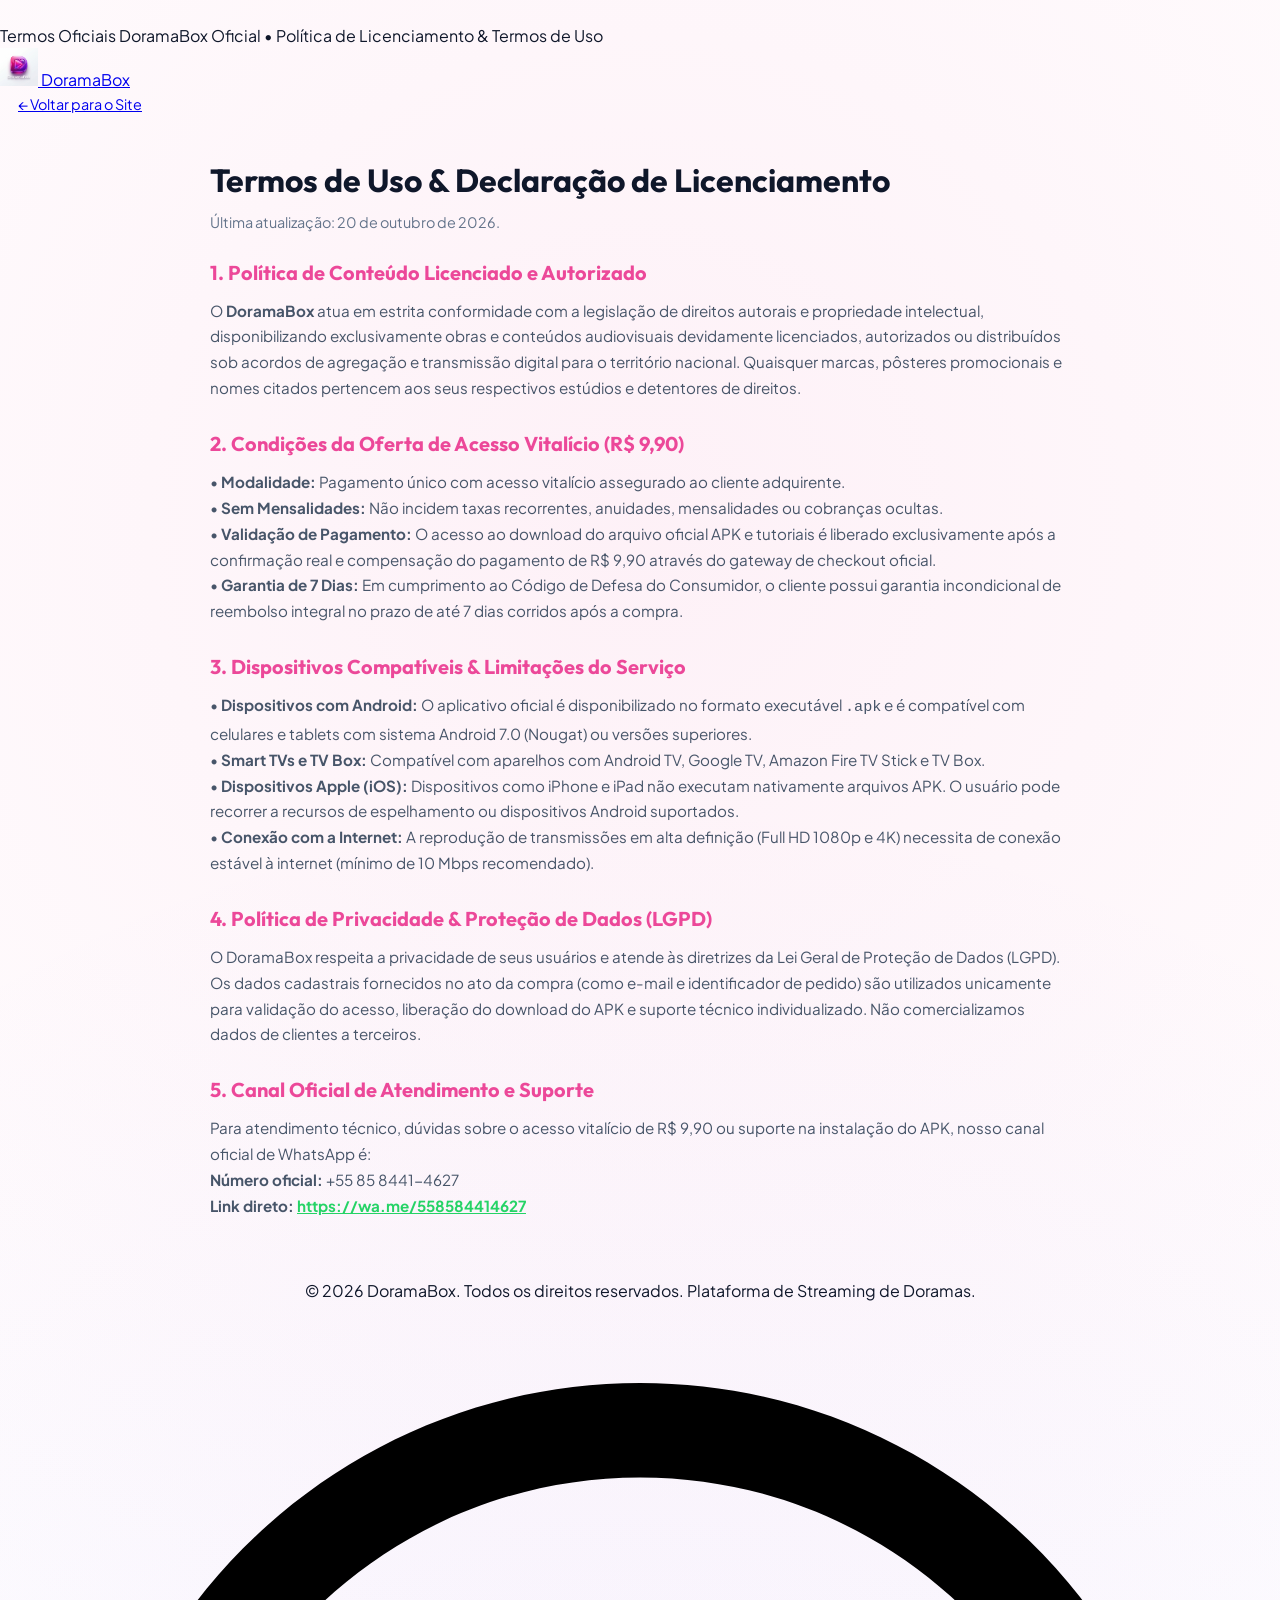
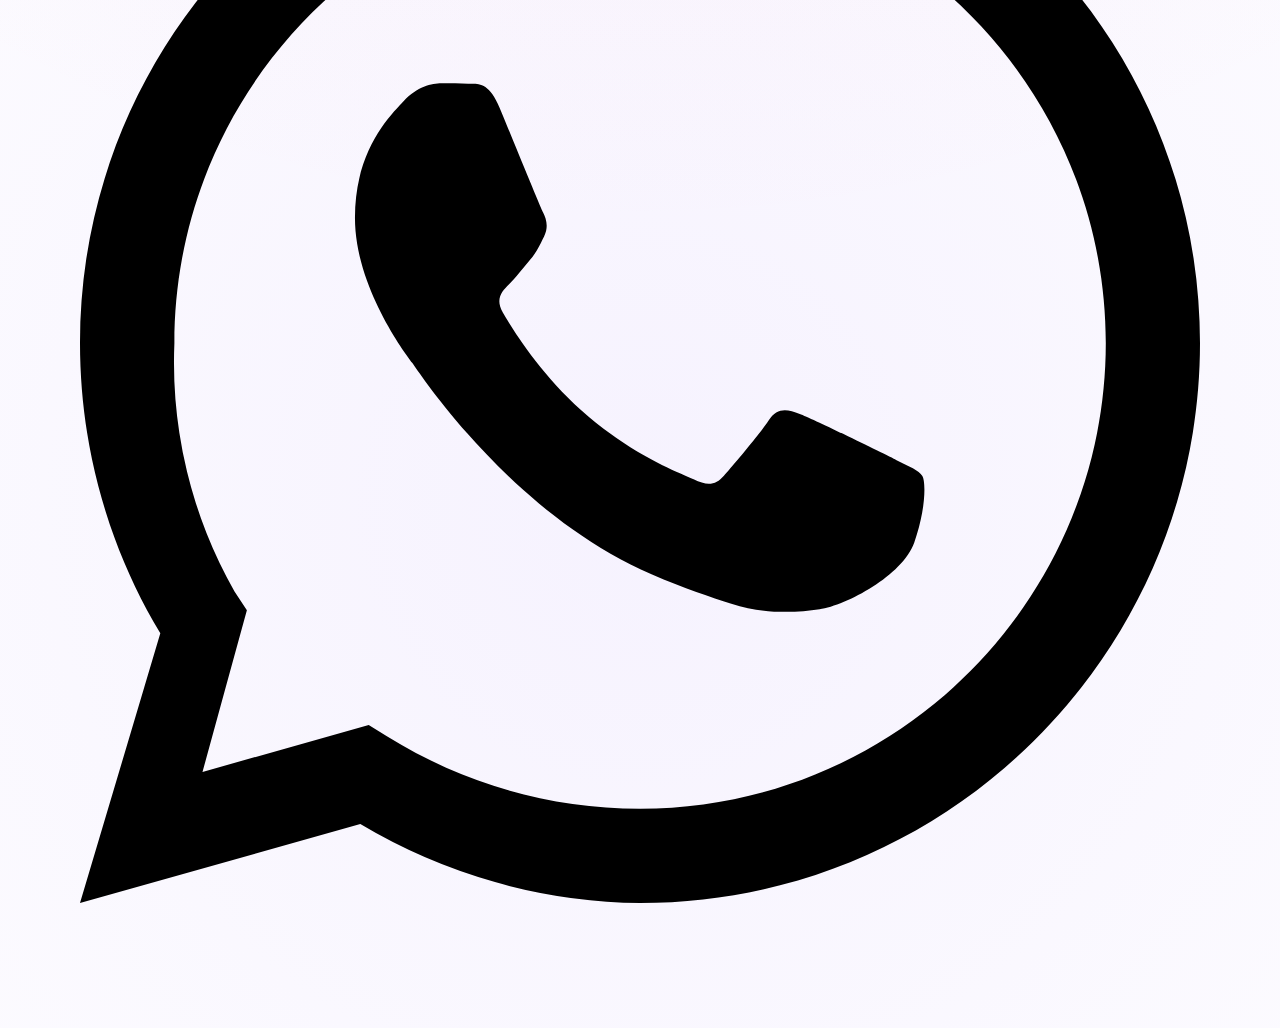
<file: termos.html>
<!DOCTYPE html>
<html lang="pt-BR">
<head>
  <meta charset="UTF-8">
  <meta name="viewport" content="width=device-width, initial-scale=1.0">
  <title>Termos de Uso, Licenciamento e Política de Privacidade - DoramaBox</title>
  <meta name="description" content="Termos legais, condições de acesso vitalício por R$ 9,90, política de conformidade e licenciamento de conteúdo do DoramaBox.">
  <meta name="theme-color" content="#FFFFFF">
  
  <link rel="preconnect" href="https://fonts.googleapis.com">
  <link rel="preconnect" href="https://fonts.gstatic.com" crossorigin>
  <link href="https://fonts.googleapis.com/css2?family=Outfit:wght@400;600;700;800&family=Plus+Jakarta+Sans:wght@400;500;600;700&display=swap" rel="stylesheet">
  
  <link rel="stylesheet" href="css/style.css">
  <link rel="icon" type="image/png" href="assets/img/app-icon.png">
</head>
<body style="background-color: var(--bg-secondary);">

  <!-- Top Announcement Bar -->
  <div class="top-banner">
    <span class="badge-pill">Termos Oficiais</span>
    <span>DoramaBox Oficial • Política de Licenciamento & Termos de Uso</span>
  </div>

  <!-- Header -->
  <header class="header">
    <div class="container header-container">
      <a href="index.html" class="brand-logo" title="Voltar para a página inicial">
        <img src="assets/img/app-icon.png" alt="Logo DoramaBox" width="38" height="38">
        <span>Dorama<span class="brand-highlight">Box</span></span>
      </a>

      <div class="nav-actions">
        <a href="index.html" class="btn btn-secondary" style="padding: 10px 18px; font-size: 0.9rem;">
          ← Voltar para o Site
        </a>
      </div>
    </div>
  </header>

  <!-- Conteúdo Institucional & Legal -->
  <div class="container" style="max-width: 860px; margin: 40px auto 60px;">
    
    <div class="admin-card">
      <h1 style="font-family: var(--font-heading); font-size: 2rem; color: var(--text-primary); margin-bottom: 8px;">
        Termos de Uso & Declaração de Licenciamento
      </h1>
      <p style="font-size: 0.9rem; color: var(--text-muted); margin-bottom: 24px;">
        Última atualização: 20 de outubro de 2026.
      </p>

      <section style="margin-bottom: 28px;">
        <h3 style="font-family: var(--font-heading); font-size: 1.25rem; color: var(--pink-primary); margin-bottom: 10px;">
          1. Política de Conteúdo Licenciado e Autorizado
        </h3>
        <p style="font-size: 0.95rem; color: var(--text-secondary); line-height: 1.7;">
          O <strong>DoramaBox</strong> atua em estrita conformidade com a legislação de direitos autorais e propriedade intelectual, disponibilizando exclusivamente obras e conteúdos audiovisuais devidamente licenciados, autorizados ou distribuídos sob acordos de agregação e transmissão digital para o território nacional. Quaisquer marcas, pôsteres promocionais e nomes citados pertencem aos seus respectivos estúdios e detentores de direitos.
        </p>
      </section>

      <section style="margin-bottom: 28px;">
        <h3 style="font-family: var(--font-heading); font-size: 1.25rem; color: var(--pink-primary); margin-bottom: 10px;">
          2. Condições da Oferta de Acesso Vitalício (R$ 9,90)
        </h3>
        <p style="font-size: 0.95rem; color: var(--text-secondary); line-height: 1.7;">
          • <strong>Modalidade:</strong> Pagamento único com acesso vitalício assegurado ao cliente adquirente.<br>
          • <strong>Sem Mensalidades:</strong> Não incidem taxas recorrentes, anuidades, mensalidades ou cobranças ocultas.<br>
          • <strong>Validação de Pagamento:</strong> O acesso ao download do arquivo oficial APK e tutoriais é liberado exclusivamente após a confirmação real e compensação do pagamento de R$ 9,90 através do gateway de checkout oficial.<br>
          • <strong>Garantia de 7 Dias:</strong> Em cumprimento ao Código de Defesa do Consumidor, o cliente possui garantia incondicional de reembolso integral no prazo de até 7 dias corridos após a compra.
        </p>
      </section>

      <section style="margin-bottom: 28px;">
        <h3 style="font-family: var(--font-heading); font-size: 1.25rem; color: var(--pink-primary); margin-bottom: 10px;">
          3. Dispositivos Compatíveis & Limitações do Serviço
        </h3>
        <p style="font-size: 0.95rem; color: var(--text-secondary); line-height: 1.7;">
          • <strong>Dispositivos com Android:</strong> O aplicativo oficial é disponibilizado no formato executável <code>.apk</code> e é compatível com celulares e tablets com sistema Android 7.0 (Nougat) ou versões superiores.<br>
          • <strong>Smart TVs e TV Box:</strong> Compatível com aparelhos com Android TV, Google TV, Amazon Fire TV Stick e TV Box.<br>
          • <strong>Dispositivos Apple (iOS):</strong> Dispositivos como iPhone e iPad não executam nativamente arquivos APK. O usuário pode recorrer a recursos de espelhamento ou dispositivos Android suportados.<br>
          • <strong>Conexão com a Internet:</strong> A reprodução de transmissões em alta definição (Full HD 1080p e 4K) necessita de conexão estável à internet (mínimo de 10 Mbps recomendado).
        </p>
      </section>

      <section style="margin-bottom: 28px;" id="privacidade">
        <h3 style="font-family: var(--font-heading); font-size: 1.25rem; color: var(--pink-primary); margin-bottom: 10px;">
          4. Política de Privacidade & Proteção de Dados (LGPD)
        </h3>
        <p style="font-size: 0.95rem; color: var(--text-secondary); line-height: 1.7;">
          O DoramaBox respeita a privacidade de seus usuários e atende às diretrizes da Lei Geral de Proteção de Dados (LGPD). Os dados cadastrais fornecidos no ato da compra (como e-mail e identificador de pedido) são utilizados unicamente para validação do acesso, liberação do download do APK e suporte técnico individualizado. Não comercializamos dados de clientes a terceiros.
        </p>
      </section>

      <section>
        <h3 style="font-family: var(--font-heading); font-size: 1.25rem; color: var(--pink-primary); margin-bottom: 10px;">
          5. Canal Oficial de Atendimento e Suporte
        </h3>
        <p style="font-size: 0.95rem; color: var(--text-secondary); line-height: 1.7;">
          Para atendimento técnico, dúvidas sobre o acesso vitalício de R$ 9,90 ou suporte na instalação do APK, nosso canal oficial de WhatsApp é: <br>
          <strong>Número oficial:</strong> +55 85 8441-4627 <br>
          <strong>Link direto:</strong> <a href="https://wa.me/558584414627" target="_blank" style="color: var(--whatsapp-color); font-weight: 700;">https://wa.me/558584414627</a>
        </p>
      </section>

    </div>

  </div>

  <!-- Footer -->
  <footer class="footer">
    <div class="container" style="text-align: center;">
      <p>&copy; 2026 DoramaBox. Todos os direitos reservados. Plataforma de Streaming de Doramas.</p>
    </div>
  </footer>

  <!-- Botão Flutuante de WhatsApp Oficial -->
  <a id="floatingWhatsappBtn" class="whatsapp-floating-widget" href="https://wa.me/558584414627?text=Ol%C3%A1!%20Conheci%20o%20DoramaBox%20e%20gostaria%20de%20receber%20ajuda%20sobre%20o%20aplicativo%20e%20o%20acesso%20vital%C3%ADcio%20de%20R%24%209%2C90." target="_blank" rel="noopener noreferrer" aria-label="Falar com Suporte no WhatsApp">
    <div class="whatsapp-floating-btn">
      <svg viewBox="0 0 32 32" xmlns="http://www.w3.org/2000/svg">
        <path d="M16.002 2C8.28 2 2 8.28 2 16.002c0 2.65.733 5.13 2.008 7.256L2 30l7.008-1.972A13.93 13.93 0 0 0 16.002 30C23.723 30 30 23.723 30 16.002 30 8.28 23.723 2 16.002 2zm0 25.642c-2.316 0-4.49-.66-6.33-1.808l-.454-.282-4.156 1.17 1.11-4.043-.309-.467A11.583 11.583 0 0 1 4.36 16.002C4.36 9.58 9.58 4.36 16.002 4.36c6.422 0 11.643 5.22 11.643 11.642 0 6.422-5.22 11.642-11.643 11.642zm6.386-8.73c-.35-.175-2.072-1.023-2.393-1.14-.322-.116-.555-.175-.788.176-.233.35-.904 1.14-1.109 1.373-.204.233-.408.263-.758.088-.35-.175-1.478-.545-2.816-1.737-1.042-.929-1.745-2.076-1.95-2.426-.204-.35-.022-.54.153-.714.158-.157.35-.408.525-.612.175-.205.233-.35.35-.584.117-.233.058-.438-.03-.612-.087-.175-.788-1.9-1.08-2.602-.284-.684-.572-.591-.788-.602-.204-.01-.437-.012-.67-.012-.234 0-.613.088-.934.438-.321.35-1.226 1.2-1.226 2.924 0 1.724 1.255 3.39 1.43 3.623.175.234 2.47 3.771 5.983 5.286.836.36 1.488.576 1.996.737.84.266 1.604.229 2.208.139.674-.101 2.072-.847 2.364-1.664.292-.817.292-1.518.204-1.664-.087-.146-.32-.233-.67-.408z"/>
      </svg>
    </div>
  </a>

  <script src="js/config.js"></script>
</body>
</html>
</file>
<file: css/style.css>
/* ============================================================
   DORAMABOX - FORMATO CELULAR ANDROID (MOBILE-FIRST APP DESIGN)
   Visual: White Moderno, Luxo, Detalhes em Rosa & Roxo
   Formato: Interface de Celular (Mobile App Frame)
   ============================================================ */

:root {
  --bg-app: #FFFFFF;
  --bg-page: #F1F5F9;
  --bg-card: #FFFFFF;
  --bg-soft: #F8FAFC;
  
  --pink-primary: #EC4899;
  --pink-hover: #DB2777;
  --pink-light: #FDF2F8;
  --pink-glow: rgba(236, 72, 153, 0.25);
  
  --purple-primary: #8B5CF6;
  --purple-hover: #7C3AED;
  --purple-light: #F5F3FF;
  
  --gradient-brand: linear-gradient(135deg, #EC4899 0%, #8B5CF6 100%);
  --gradient-cta: linear-gradient(135deg, #F43F5E 0%, #EC4899 45%, #8B5CF6 100%);
  --gradient-soft: linear-gradient(135deg, rgba(236, 72, 153, 0.08) 0%, rgba(139, 92, 246, 0.08) 100%);

  --text-primary: #0F172A;
  --text-secondary: #475569;
  --text-muted: #64748B;
  --text-white: #FFFFFF;

  --whatsapp-color: #25D366;
  --whatsapp-hover: #20BD5A;

  --border-light: #E2E8F0;
  --border-brand: rgba(236, 72, 153, 0.25);
  
  --radius-sm: 8px;
  --radius-md: 14px;
  --radius-lg: 20px;
  --radius-full: 9999px;

  --font-heading: 'Outfit', -apple-system, BlinkMacSystemFont, sans-serif;
  --font-body: 'Plus Jakarta Sans', -apple-system, BlinkMacSystemFont, sans-serif;
}

*, *::before, *::after {
  margin: 0;
  padding: 0;
  box-sizing: border-box;
  -webkit-tap-highlight-color: transparent;
}

body {
  font-family: var(--font-body);
  background-color: var(--bg-page);
  color: var(--text-primary);
  line-height: 1.5;
  overflow-x: hidden;
  -webkit-font-smoothing: antialiased;
}

/* ============================================================
   CONTAINER FORMATO CELULAR (MOBILE APP SHELL)
   Em telas grandes: centralizado como um celular moderno
   Em telas mobile: 100% da tela nativa
   ============================================================ */
.mobile-app-wrapper {
  max-width: 480px;
  margin: 0 auto;
  background-color: var(--bg-app);
  min-height: 100vh;
  box-shadow: 0 10px 40px rgba(0, 0, 0, 0.12);
  position: relative;
  display: flex;
  flex-direction: column;
}

@media (min-width: 520px) {
  body {
    padding: 24px 0 40px;
    background: radial-gradient(circle at 50% 20%, rgba(236, 72, 153, 0.08) 0%, transparent 60%),
                radial-gradient(circle at 50% 80%, rgba(139, 92, 246, 0.08) 0%, transparent 60%),
                #EDF2F7;
  }
  .mobile-app-wrapper {
    border-radius: 36px;
    border: 4px solid #FFFFFF;
    outline: 1px solid rgba(0, 0, 0, 0.08);
    overflow: hidden;
  }
}

/* Barra Superior Estilo Celular (Status Bar + App Header) */
.mobile-app-header {
  position: sticky;
  top: 0;
  background: rgba(255, 255, 255, 0.96);
  backdrop-filter: blur(12px);
  -webkit-backdrop-filter: blur(12px);
  border-bottom: 1px solid var(--border-light);
  padding: 12px 18px;
  display: flex;
  align-items: center;
  justify-content: space-between;
  z-index: 100;
}

.mobile-brand {
  display: flex;
  align-items: center;
  gap: 10px;
  text-decoration: none;
}

.mobile-brand img {
  width: 36px;
  height: 36px;
  border-radius: 10px;
  box-shadow: 0 4px 10px var(--pink-glow);
}

.mobile-brand-title {
  font-family: var(--font-heading);
  font-weight: 800;
  font-size: 1.3rem;
  color: var(--text-primary);
  line-height: 1;
}

.mobile-brand-title span {
  background: var(--gradient-brand);
  -webkit-background-clip: text;
  -webkit-text-fill-color: transparent;
}

.mobile-badge-top {
  background: var(--pink-light);
  color: var(--pink-primary);
  border: 1px solid rgba(236, 72, 153, 0.25);
  padding: 4px 10px;
  border-radius: var(--radius-full);
  font-size: 0.72rem;
  font-weight: 800;
  text-transform: uppercase;
  letter-spacing: 0.02em;
}

/* Banner de Notificação no Celular */
.mobile-pill-banner {
  background: var(--gradient-brand);
  color: #FFF;
  padding: 8px 14px;
  text-align: center;
  font-size: 0.78rem;
  font-weight: 700;
  letter-spacing: 0.02em;
}

/* Conteúdo Principal do Celular */
.mobile-content {
  padding: 20px 18px 40px;
  display: flex;
  flex-direction: column;
  gap: 22px;
}

/* Hero Section Mobile */
.mobile-hero-card {
  text-align: center;
  display: flex;
  flex-direction: column;
  align-items: center;
  gap: 12px;
}

.app-icon-hero {
  width: 76px;
  height: 76px;
  border-radius: 20px;
  box-shadow: 0 10px 25px var(--pink-glow);
  margin-bottom: 4px;
}

.mobile-main-title {
  font-family: var(--font-heading);
  font-size: 1.7rem;
  font-weight: 800;
  line-height: 1.2;
  color: var(--text-primary);
  letter-spacing: -0.02em;
}

.mobile-subtitle {
  font-size: 0.95rem;
  color: var(--text-secondary);
  line-height: 1.5;
}

/* Destaque Promocional Obrigatório */
.mobile-promo-badge {
  width: 100%;
  background: linear-gradient(135deg, rgba(236, 72, 153, 0.12) 0%, rgba(139, 92, 246, 0.12) 100%);
  border: 2px solid var(--pink-primary);
  border-radius: var(--radius-md);
  padding: 14px 16px;
  text-align: center;
  box-shadow: 0 6px 20px rgba(236, 72, 153, 0.2);
  position: relative;
}

.mobile-promo-badge h3 {
  font-family: var(--font-heading);
  font-size: 1.15rem;
  font-weight: 900;
  color: var(--pink-primary);
  text-transform: uppercase;
  letter-spacing: 0.02em;
}

.mobile-promo-badge p {
  font-size: 0.84rem;
  color: var(--text-secondary);
  font-weight: 700;
  margin-top: 3px;
}

/* ============================================================
   SEÇÃO DO VÍDEO VSL (AUTOPLAY ABAIXO DO DESTAQUE PROMOCIONAL)
   ============================================================ */
.vsl-video-container {
  width: 100%;
  position: relative;
  border-radius: var(--radius-lg);
  overflow: hidden;
  background: #0F172A;
  box-shadow: 0 10px 28px rgba(236, 72, 153, 0.22);
  border: 2px solid var(--border-brand);
}

.vsl-video-player {
  width: 100%;
  height: auto;
  display: block;
  border-radius: calc(var(--radius-lg) - 2px);
  object-fit: cover;
  background-color: #000;
}

.vsl-unmute-badge {
  position: absolute;
  top: 14px;
  right: 14px;
  background: rgba(15, 23, 42, 0.88);
  backdrop-filter: blur(8px);
  -webkit-backdrop-filter: blur(8px);
  color: #FFFFFF;
  padding: 8px 14px;
  border-radius: var(--radius-full);
  font-size: 0.8rem;
  font-weight: 700;
  display: flex;
  align-items: center;
  gap: 8px;
  cursor: pointer;
  z-index: 10;
  border: 1px solid rgba(255, 255, 255, 0.25);
  box-shadow: 0 4px 14px rgba(0, 0, 0, 0.35);
  animation: pulseBadge 2s infinite;
  transition: transform 0.2s, background 0.2s;
}

.vsl-unmute-badge:hover {
  transform: scale(1.05);
  background: var(--pink-primary);
}

@keyframes pulseBadge {
  0% { transform: scale(1); }
  50% { transform: scale(1.04); }
  100% { transform: scale(1); }
}

/* ============================================================
   SEÇÃO DO BOTÃO ÚNICO DE DOWNLOAD (REQUISITO FUNDAMENTAL)
   ============================================================ */
.single-download-section {
  background: #FFFFFF;
  border-radius: var(--radius-lg);
  border: 2px solid var(--border-brand);
  padding: 20px 16px;
  box-shadow: 0 8px 24px rgba(236, 72, 153, 0.12);
  display: flex;
  flex-direction: column;
  align-items: center;
  text-align: center;
  gap: 12px;
}

.single-download-btn {
  width: 100%;
  padding: 18px 20px;
  background: var(--gradient-cta);
  color: #FFFFFF;
  border: none;
  border-radius: var(--radius-full);
  font-family: var(--font-heading);
  font-size: 1.25rem;
  font-weight: 900;
  letter-spacing: 0.02em;
  display: flex;
  align-items: center;
  justify-content: center;
  gap: 10px;
  cursor: pointer;
  text-decoration: none;
  box-shadow: 0 10px 24px rgba(236, 72, 153, 0.45);
  transition: transform 0.2s, box-shadow 0.2s;
}

.single-download-btn:hover {
  transform: translateY(-2px);
  box-shadow: 0 14px 28px rgba(236, 72, 153, 0.55);
}

.single-download-btn:active {
  transform: translateY(0);
}

.apk-specs-pill {
  font-size: 0.76rem;
  color: var(--text-muted);
  font-weight: 600;
}

/* ============================================================
   REQUISITO OBRIGATÓRIO 3:
   Abaixo do botão “BAIXAR APK”, adicionar o texto:
   “Precisa de ajuda para instalar? Nossa equipe pode orientar você pelo WhatsApp.”
   Adicionar um botão secundário:
   “FALAR COM O SUPORTE”.
   Esse botão deve abrir o mesmo WhatsApp com a mensagem:
   “Olá! Preciso de ajuda para baixar ou instalar o APK do DoramaBox.”
   ============================================================ */
.download-support-block {
  width: 100%;
  padding-top: 14px;
  border-top: 1px solid var(--border-light);
  display: flex;
  flex-direction: column;
  align-items: center;
  gap: 10px;
}

.download-support-text {
  font-size: 0.88rem;
  color: var(--text-secondary);
  font-weight: 500;
  line-height: 1.4;
}

.btn-falar-suporte {
  width: 100%;
  padding: 12px 18px;
  background-color: var(--whatsapp-color);
  color: #FFFFFF;
  text-decoration: none;
  border-radius: var(--radius-full);
  font-family: var(--font-heading);
  font-size: 0.92rem;
  font-weight: 700;
  display: flex;
  align-items: center;
  justify-content: center;
  gap: 8px;
  box-shadow: 0 6px 16px rgba(37, 211, 102, 0.3);
  transition: background-color 0.2s;
}

.btn-falar-suporte:hover {
  background-color: var(--whatsapp-hover);
}

/* Destaque: Mais de 1.000 Filmes & Doramas */
.movies-counter-card {
  background: linear-gradient(135deg, rgba(236, 72, 153, 0.08) 0%, rgba(139, 92, 246, 0.08) 100%);
  border: 2px solid var(--pink-primary);
  border-radius: var(--radius-lg);
  padding: 18px 14px;
  text-align: center;
  box-shadow: 0 8px 24px rgba(236, 72, 153, 0.16);
  position: relative;
  overflow: hidden;
}

.movies-counter-badge-top {
  display: inline-flex;
  align-items: center;
  gap: 6px;
  background: var(--gradient-brand);
  color: #FFFFFF;
  padding: 4px 12px;
  border-radius: var(--radius-full);
  font-size: 0.74rem;
  font-weight: 800;
  text-transform: uppercase;
  letter-spacing: 0.04em;
  margin-bottom: 8px;
  box-shadow: 0 4px 12px rgba(236, 72, 153, 0.35);
}

.movies-counter-number {
  font-family: var(--font-heading);
  font-size: 2.6rem;
  font-weight: 900;
  color: var(--pink-primary);
  line-height: 1;
  text-shadow: 0 2px 10px rgba(236, 72, 153, 0.25);
}

.movies-counter-label {
  font-family: var(--font-heading);
  font-size: 1.1rem;
  font-weight: 800;
  color: var(--text-primary);
  margin-top: 4px;
  text-transform: uppercase;
  letter-spacing: 0.02em;
}

.movies-counter-desc {
  font-size: 0.85rem;
  color: var(--text-secondary);
  margin-top: 8px;
  line-height: 1.45;
}

.movies-stats-grid {
  display: grid;
  grid-template-columns: repeat(2, 1fr);
  gap: 8px;
  margin-top: 14px;
}

.movies-stat-pill {
  background: #FFFFFF;
  border: 1px solid var(--border-light);
  border-radius: var(--radius-md);
  padding: 8px 6px;
  display: flex;
  flex-direction: column;
  align-items: center;
}

.movies-stat-pill strong {
  font-family: var(--font-heading);
  font-size: 1.05rem;
  color: var(--pink-primary);
  font-weight: 800;
}

.movies-stat-pill span {
  font-size: 0.7rem;
  color: var(--text-secondary);
  font-weight: 600;
}

.catalog-more-banner {
  background: var(--gradient-soft);
  border: 1.5px dashed var(--pink-primary);
  border-radius: var(--radius-lg);
  padding: 16px;
  text-align: center;
  margin-top: 16px;
  display: flex;
  flex-direction: column;
  gap: 10px;
  align-items: center;
}

.catalog-more-banner h4 {
  font-family: var(--font-heading);
  font-size: 1.05rem;
  font-weight: 800;
  color: var(--text-primary);
}

.catalog-more-banner p {
  font-size: 0.82rem;
  color: var(--text-secondary);
  line-height: 1.4;
}

/* Vitrine de Pôsteres no Formato Celular */
.section-title-mobile {
  font-family: var(--font-heading);
  font-size: 1.25rem;
  font-weight: 800;
  color: var(--text-primary);
  display: flex;
  align-items: center;
  gap: 6px;
  margin-bottom: 12px;
}

.mobile-catalog-grid {
  display: grid;
  grid-template-columns: repeat(2, 1fr);
  gap: 12px;
}

.mobile-dorama-card {
  background: #FFF;
  border-radius: var(--radius-md);
  border: 1px solid var(--border-light);
  overflow: hidden;
  box-shadow: 0 2px 8px rgba(0, 0, 0, 0.04);
}

.mobile-dorama-thumb {
  position: relative;
  aspect-ratio: 2/3;
  overflow: hidden;
  background: #1e1b2e;
}

.mobile-dorama-thumb img {
  width: 100%;
  height: 100%;
  object-fit: cover;
}

.mobile-audio-tag {
  position: absolute;
  top: 6px;
  left: 6px;
  background: rgba(15, 23, 42, 0.85);
  backdrop-filter: blur(4px);
  color: #FFF;
  font-size: 0.65rem;
  font-weight: 700;
  padding: 2px 6px;
  border-radius: 4px;
}

.mobile-dorama-info {
  padding: 8px 10px;
}

.mobile-dorama-title {
  font-size: 0.85rem;
  font-weight: 700;
  color: var(--text-primary);
  white-space: nowrap;
  overflow: hidden;
  text-overflow: ellipsis;
}

.mobile-dorama-score {
  font-size: 0.72rem;
  color: var(--text-muted);
  display: flex;
  justify-content: space-between;
  margin-top: 2px;
}

/* Guia de Instalação no Celular Android */
.mobile-guide-card {
  background: #FFFFFF;
  border: 1px solid var(--border-light);
  border-radius: var(--radius-lg);
  padding: 18px 16px;
}

.mobile-guide-step {
  display: flex;
  align-items: flex-start;
  gap: 12px;
  margin-bottom: 14px;
}

.mobile-step-num {
  width: 28px;
  height: 28px;
  border-radius: 50%;
  background: var(--gradient-brand);
  color: #FFF;
  font-weight: 800;
  font-size: 0.85rem;
  display: flex;
  align-items: center;
  justify-content: center;
  flex-shrink: 0;
}

.mobile-step-text h5 {
  font-size: 0.9rem;
  font-weight: 700;
  color: var(--text-primary);
  margin-bottom: 2px;
}

.mobile-step-text p {
  font-size: 0.8rem;
  color: var(--text-secondary);
}

/* Dispositivos e Limitações no Celular */
.mobile-device-specs {
  background: var(--bg-soft);
  border: 1px solid var(--border-light);
  border-radius: var(--radius-md);
  padding: 14px;
  font-size: 0.82rem;
  color: var(--text-secondary);
  line-height: 1.5;
}

/* Perguntas Frequentes no Celular */
.mobile-faq-item {
  background: #FFF;
  border: 1px solid var(--border-light);
  border-radius: var(--radius-md);
  margin-bottom: 8px;
  overflow: hidden;
}

.mobile-faq-question {
  width: 100%;
  padding: 12px 14px;
  background: none;
  border: none;
  text-align: left;
  font-family: var(--font-heading);
  font-size: 0.9rem;
  font-weight: 700;
  color: var(--text-primary);
  display: flex;
  justify-content: space-between;
  align-items: center;
  cursor: pointer;
}

.mobile-faq-answer {
  display: none;
  padding: 0 14px 12px;
  font-size: 0.82rem;
  color: var(--text-secondary);
  line-height: 1.5;
}

.mobile-faq-item.active .mobile-faq-answer {
  display: block;
}

/* Rodapé Simples no Celular */
.mobile-footer {
  text-align: center;
  padding: 24px 16px 80px;
  font-size: 0.78rem;
  color: var(--text-muted);
  border-top: 1px solid var(--border-light);
  background: #FFFFFF;
}

/* ============================================================
   BOTÃO FLUTUANTE DE WHATSAPP OFICIAL (CANTO INFERIOR DIREITO)
   ============================================================ */
.whatsapp-mobile-widget {
  position: fixed;
  bottom: 20px;
  right: 20px;
  z-index: 999;
  text-decoration: none;
  display: flex;
  align-items: center;
  gap: 8px;
  transition: transform 0.2s ease;
}

.whatsapp-mobile-widget:hover {
  transform: translateY(-2px);
}

.whatsapp-badge-label {
  background: #0F172A;
  color: #FFFFFF;
  font-family: var(--font-heading);
  font-size: 0.82rem;
  font-weight: 700;
  padding: 8px 14px;
  border-radius: var(--radius-full);
  box-shadow: 0 4px 16px rgba(0, 0, 0, 0.3);
  border: 1px solid rgba(255, 255, 255, 0.15);
  display: flex;
  align-items: center;
  gap: 7px;
  white-space: nowrap;
}

.whatsapp-badge-label::before {
  content: "";
  width: 8px;
  height: 8px;
  background: var(--whatsapp-color);
  border-radius: 50%;
  box-shadow: 0 0 8px var(--whatsapp-color);
}

.whatsapp-mobile-btn {
  width: 58px;
  height: 58px;
  background-color: var(--whatsapp-color);
  border-radius: 50%;
  display: flex;
  align-items: center;
  justify-content: center;
  box-shadow: 0 8px 24px rgba(37, 211, 102, 0.45);
  border: 2px solid #FFFFFF;
  position: relative;
  cursor: pointer;
  transition: transform 0.2s;
}

.whatsapp-mobile-btn:active {
  transform: scale(0.95);
}

.whatsapp-mobile-btn svg {
  width: 30px;
  height: 30px;
  fill: #FFFFFF;
}

.whatsapp-mobile-btn::before {
  content: '';
  position: absolute;
  top: -3px;
  left: -3px;
  right: -3px;
  bottom: -3px;
  border-radius: 50%;
  border: 2px solid var(--whatsapp-color);
  opacity: 0.8;
  animation: pulseMobile 2.4s infinite;
}

@keyframes pulseMobile {
  0% { transform: scale(1); opacity: 0.8; }
  70% { transform: scale(1.35); opacity: 0; }
  100% { transform: scale(1.35); opacity: 0; }
}

/* Modal de Ação do Botão Único de Download */
.download-modal-overlay {
  display: none;
  position: fixed;
  top: 0;
  left: 0;
  right: 0;
  bottom: 0;
  background: rgba(15, 23, 42, 0.65);
  backdrop-filter: blur(6px);
  z-index: 1000;
  align-items: flex-end;
  justify-content: center;
}

.download-modal-overlay.active {
  display: flex;
}

.download-modal-sheet {
  background: #FFFFFF;
  width: 100%;
  max-width: 480px;
  border-radius: 24px 24px 0 0;
  padding: 24px 20px 34px;
  box-shadow: 0 -10px 40px rgba(0, 0, 0, 0.2);
  animation: slideUp 0.3s ease;
  display: flex;
  flex-direction: column;
  gap: 14px;
}

@keyframes slideUp {
  from { transform: translateY(100%); }
  to { transform: translateY(0); }
}

.modal-sheet-header {
  display: flex;
  align-items: center;
  justify-content: space-between;
}

.modal-sheet-header h4 {
  font-family: var(--font-heading);
  font-size: 1.25rem;
  font-weight: 800;
  color: var(--text-primary);
}

.modal-close-btn {
  background: none;
  border: none;
  font-size: 1.4rem;
  cursor: pointer;
  color: var(--text-muted);
}
</file>
